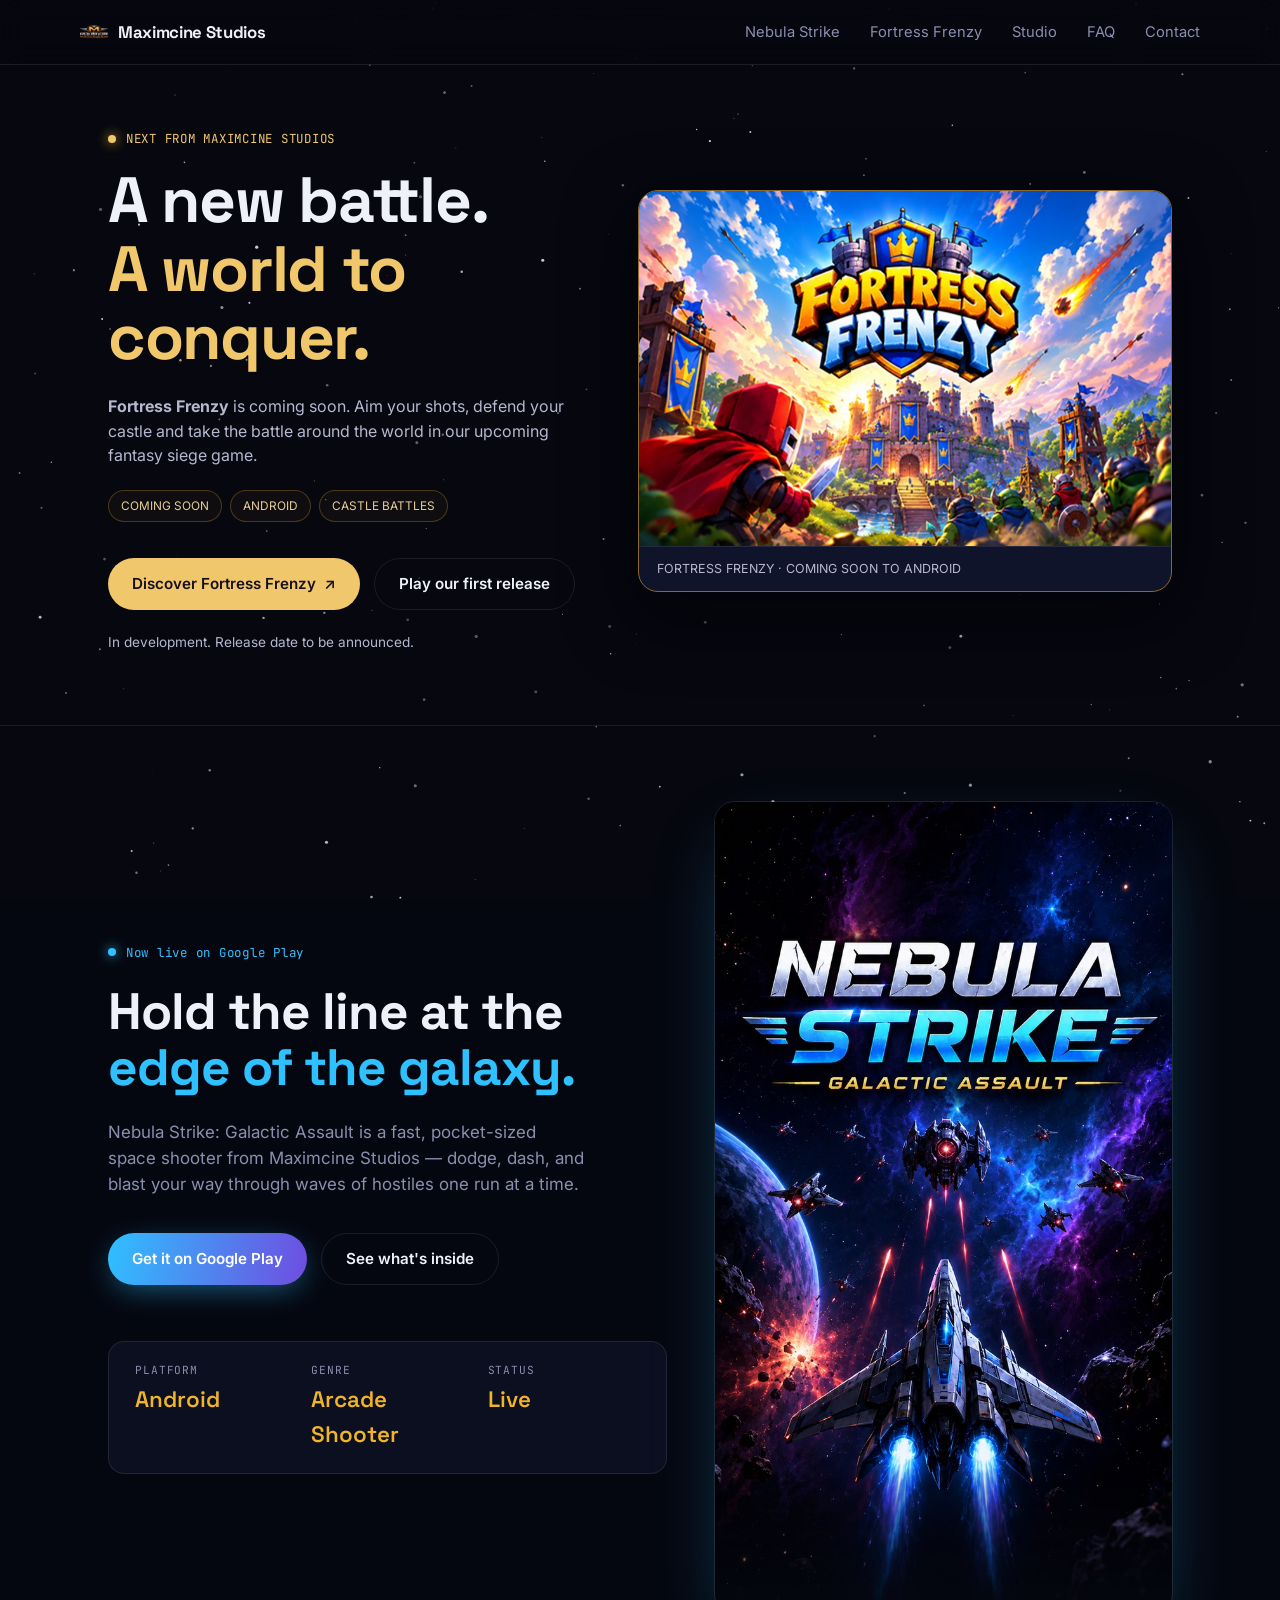
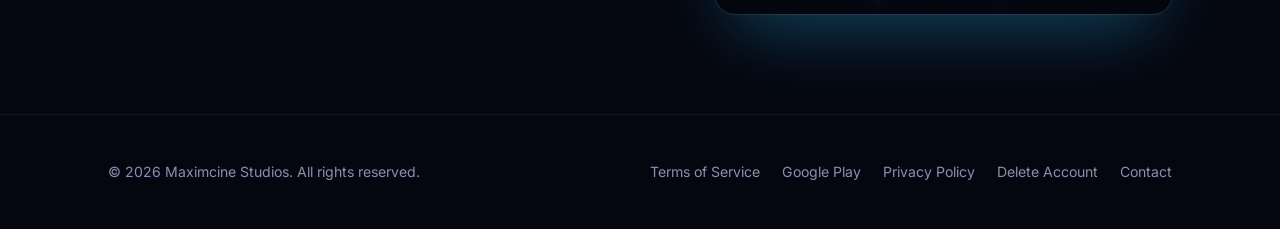
<file: index.html>
<!DOCTYPE html>
<html lang="en">
<head>
<meta charset="UTF-8">
<meta name="viewport" content="width=device-width, initial-scale=1.0">
<title>Maximcine Studios — Fortress Frenzy Coming Soon &amp; Nebula Strike</title>
<meta name="description" content="Discover Fortress Frenzy, our upcoming castle battle game, and play Nebula Strike: Galactic Assault, out now on Google Play.">
<link rel="icon" type="image/png" href="company_logo.png">
<link rel="apple-touch-icon" href="company_logo.png">
<link rel="canonical" href="https://maximcinestudios.site/">
<link rel="preconnect" href="https://fonts.googleapis.com">
<link rel="preconnect" href="https://fonts.gstatic.com" crossorigin>
<link href="https://fonts.googleapis.com/css2?family=Space+Grotesk:wght@400;500;600;700&family=Inter:wght@400;500;600&family=JetBrains+Mono:wght@400;500&display=swap" rel="stylesheet">
<style>
  :root{
    --bg: #050710;
    --bg-soft: #090c1a;
    --panel: #0c0f20;
    --panel-2: #10142b;
    --line: rgba(255,255,255,0.09);
    --line-soft: rgba(255,255,255,0.05);
    --text: #eef1fa;
    --text-dim: #8b8fae;
    --accent: #2fc0ff;
    --accent-2: #6f4de0;
    --gold: #f0b429;
    --chrome: #dfe4f0;
    --radius: 16px;
  }
  *{ box-sizing: border-box; margin:0; padding:0; }
  html{ scroll-behavior: smooth; }
  body{
    background: var(--bg);
    color: var(--text);
    font-family: 'Inter', system-ui, sans-serif;
    line-height: 1.55;
    overflow-x: hidden;
  }
  a{ color: inherit; text-decoration: none; }
  img{ max-width: 100%; display:block; }

  .display{
    font-family: 'Space Grotesk', sans-serif;
    font-weight: 700;
    letter-spacing: -0.02em;
  }
  .mono{ font-family: 'JetBrains Mono', monospace; }

  #stars{
    position: fixed;
    inset: 0;
    z-index: 0;
    pointer-events: none;
  }

  body::before{
    content:'';
    position: fixed;
    top: -20%;
    right: -10%;
    width: 900px;
    height: 900px;
    background: radial-gradient(circle at center, rgba(111,77,224,0.24), rgba(47,192,255,0.10) 45%, transparent 70%);
    filter: blur(10px);
    z-index: 0;
    pointer-events: none;
  }

  .wrap{
    max-width: 1120px;
    margin: 0 auto;
    padding: 0 28px;
    position: relative;
    z-index: 1;
  }

  header{
    position: sticky;
    top: 0;
    z-index: 10;
    backdrop-filter: blur(14px);
    background: rgba(6,7,15,0.7);
    border-bottom: 1px solid var(--line);
  }
  .nav{
    display:flex;
    align-items:center;
    justify-content:space-between;
    padding: 18px 0;
  }
  .brand{
    display:flex;
    align-items:center;
    gap:10px;
    font-size: 1.05rem;
  }
  .brand-mark{
    width: 28px; height: 28px;
    border-radius: 8px;
    object-fit: cover;
  }
  nav ul{
    list-style:none;
    display:flex;
    gap: 30px;
    font-size: 0.92rem;
    color: var(--text-dim);
  }
  nav ul a{ transition: color 0.15s ease; }
  nav ul a:hover, nav ul a.active{ color: var(--accent); }

  /* Mobile Menu Toggle */
  .menu-toggle{
    display: none;
    background: none;
    border: none;
    cursor: pointer;
    padding: 8px;
    z-index: 100;
  }
  .menu-toggle span{
    display: block;
    width: 24px;
    height: 2px;
    background: var(--text);
    margin: 5px 0;
    transition: all 0.3s ease;
  }
  .menu-toggle.active span:nth-child(1){
    transform: rotate(45deg) translate(5px, 5px);
  }
  .menu-toggle.active span:nth-child(2){
    opacity: 0;
  }
  .menu-toggle.active span:nth-child(3){
    transform: rotate(-45deg) translate(5px, -5px);
  }

  /* Mobile Menu Overlay */
  .mobile-menu{
    display: none;
    position: fixed;
    top: 0;
    left: 0;
    right: 0;
    bottom: 0;
    background: rgba(5,7,16,0.98);
    backdrop-filter: blur(20px);
    z-index: 99;
    padding: 80px 28px 40px;
    opacity: 0;
    visibility: hidden;
    transition: opacity 0.3s ease, visibility 0.3s ease;
  }
  .mobile-menu.active{
    opacity: 1;
    visibility: visible;
  }
  .mobile-menu ul{
    list-style: none;
  }
  .mobile-menu li{
    margin-bottom: 8px;
  }
  .mobile-menu a{
    display: block;
    padding: 16px 0;
    font-family: 'Space Grotesk', sans-serif;
    font-size: 1.5rem;
    font-weight: 600;
    color: var(--text);
    border-bottom: 1px solid var(--line-soft);
    transition: color 0.2s ease, padding-left 0.2s ease;
  }
  .mobile-menu a:hover{
    color: var(--accent);
    padding-left: 12px;
  }

  .hero{
    padding: 100px 0 100px;
    position: relative;
    border-top: none;
  }
  .hero-grid{
    display:grid;
    grid-template-columns: 1.1fr 0.9fr;
    gap: 48px;
    align-items:center;
  }
  .eyebrow{
    font-family:'JetBrains Mono', monospace;
    font-size: 0.78rem;
    color: var(--accent);
    letter-spacing: 0.06em;
    display:flex;
    align-items:center;
    gap:10px;
    margin-bottom: 22px;
  }
  .eyebrow::before{
    content:'';
    width:8px; height:8px;
    border-radius:50%;
    background: var(--accent);
    box-shadow: 0 0 12px var(--accent);
    animation: pulse 2s ease-in-out infinite;
  }
  @keyframes pulse{
    0%,100%{ opacity:1; }
    50%{ opacity:0.35; }
  }
  h1{
    font-size: clamp(2.3rem, 4.6vw, 3.6rem);
    line-height: 1.05;
  }
  h1 .accent{
    background: linear-gradient(100deg, var(--chrome) 0%, var(--accent) 55%, var(--accent-2) 100%);
    -webkit-background-clip: text;
    background-clip: text;
    color: transparent;
  }
  .hero p{
    margin-top: 22px;
    max-width: 480px;
    color: var(--text-dim);
    font-size: 1.06rem;
  }
  .cta-row{
    display:flex;
    gap: 14px;
    margin-top: 36px;
    flex-wrap: wrap;
  }
  .btn{
    display:inline-flex;
    align-items:center;
    gap:8px;
    padding: 13px 24px;
    border-radius: 999px;
    font-weight: 600;
    font-size: 0.95rem;
    transition: transform 0.15s ease, box-shadow 0.15s ease, border-color 0.15s ease;
  }
  .btn-primary{
    background: linear-gradient(100deg, var(--accent), var(--accent-2));
    color: #fff;
    box-shadow: 0 8px 30px -6px rgba(47,192,255,0.5);
  }
  .btn-primary:hover{ transform: translateY(-2px); box-shadow: 0 12px 34px -6px rgba(47,192,255,0.65); }
  .btn-ghost{
    border: 1px solid var(--line);
    color: var(--text);
  }
  .btn-ghost:hover{ border-color: var(--accent); color: var(--accent); }

  .hud{
    margin-top: 56px;
    border: 1px solid var(--line);
    border-radius: var(--radius);
    background: var(--panel);
    padding: 20px 26px;
    display:grid;
    grid-template-columns: repeat(3, 1fr);
    gap: 24px;
    max-width: 560px;
  }
  .hud-item .mono{
    font-size: 0.7rem;
    color: var(--text-dim);
    letter-spacing: 0.08em;
    text-transform: uppercase;
  }
  .hud-item .val{
    font-family:'Space Grotesk', sans-serif;
    font-size: 1.4rem;
    font-weight: 600;
    color: var(--gold);
    margin-top: 4px;
  }

  .hero-art{
    position: relative;
    border-radius: 20px;
    overflow: hidden;
    box-shadow: 0 0 0 1px var(--line), 0 30px 70px -20px rgba(47,192,255,0.35);
  }
  .hero-art img{
    width: 100%;
    height: auto;
    display: block;
    -webkit-mask-image: linear-gradient(to bottom, black 82%, transparent 100%);
    mask-image: linear-gradient(to bottom, black 82%, transparent 100%);
  }

  footer{
    border-top: 1px solid var(--line-soft);
    padding: 46px 0;
  }
  .foot-row{
    display:flex;
    justify-content:space-between;
    align-items:center;
    flex-wrap: wrap;
    gap: 16px;
    color: var(--text-dim);
    font-size: 0.88rem;
  }
  .foot-links{ display:flex; gap: 22px; list-style:none; }
  .foot-links a{ transition: color 0.15s ease; }
  .foot-links a:hover{ color: var(--accent); }

  @media (max-width: 860px){
    .hero-grid{ grid-template-columns: 1fr; }
    .hero-art{ order: -1; max-width: 360px; margin: 0 auto; }
    .hud{ grid-template-columns: 1fr; }
    nav ul{ display:none; }
    .menu-toggle{ display: block; }
    .mobile-menu{ display: block; }
  }

  @media (prefers-reduced-motion: reduce){
    .eyebrow::before{ animation: none; }
    * { scroll-behavior: auto !important; }
  }
</style>

<script type="application/ld+json">{"@context": "https://schema.org", "@type": "Organization", "name": "Maximcine Studios", "url": "https://maximcinestudios.site/", "logo": "https://maximcinestudios.site/company_logo.png", "description": "Independent game studio behind Nebula Strike: Galactic Assault and the upcoming Fortress Frenzy."}</script>
<link rel="stylesheet" href="studio-updates.css">
</head>
<body>
<a class="skip-link" href="#main-content">Skip to content</a>

<canvas id="stars"></canvas>

<header>
  <div class="wrap nav">
    <a href="index.html" class="brand">
      <img src="company_logo.png" alt="Maximcine Studios" class="brand-mark">
      <span class="display">Maximcine Studios</span>
    </a>
    <nav>
      <ul>
        <li><a href="nebula-strike.html">Nebula Strike</a></li>
        <li><a href="fortress-frenzy.html">Fortress Frenzy</a></li>
        <li><a href="studio.html">Studio</a></li>
        <li><a href="faq.html">FAQ</a></li>
        <li><a href="contact.html">Contact</a></li>
      </ul>
    </nav>
    <button class="menu-toggle" aria-label="Toggle menu" aria-expanded="false">
      <span></span>
      <span></span>
      <span></span>
    </button>
  </div>
</header>

<!-- Mobile Menu -->
<div class="mobile-menu" id="mobileMenu">
  <ul>
    <li><a href="index.html">Home</a></li>
    <li><a href="nebula-strike.html">Nebula Strike</a></li>
        <li><a href="fortress-frenzy.html">Fortress Frenzy</a></li>
    <li><a href="studio.html">Studio</a></li>
    <li><a href="faq.html">FAQ</a></li>
    <li><a href="contact.html">Contact</a></li>
  </ul>
</div>

<main id="main-content">

<section class="launch" aria-labelledby="fortress-title">
  <div class="wrap launch-grid">
    <div>
      <div class="eyebrow">NEXT FROM MAXIMCINE STUDIOS</div>
      <h1 class="display" id="fortress-title">A new battle.<br><span class="gold">A world to conquer.</span></h1>
      <p><strong>Fortress Frenzy</strong> is coming soon. Aim your shots, defend your castle and take the battle around the world in our upcoming fantasy siege game.</p>
      <div class="launch-tags"><span>COMING SOON</span><span>ANDROID</span><span>CASTLE BATTLES</span></div>
      <div class="cta-row"><a class="btn btn-gold" href="fortress-frenzy.html">Discover Fortress Frenzy <span aria-hidden="true">↗</span></a><a class="btn btn-ghost" href="#nebula-strike">Play our first release</a></div>
      <p class="release-note">In development. Release date to be announced.</p>
    </div>
    <figure class="launch-art"><a href="fortress-frenzy.html" aria-label="Explore Fortress Frenzy, coming soon"><img src="fortress-frenzy-hero.jpg" width="900" height="600" alt="Fortress Frenzy title above colourful knights preparing to storm a fantasy castle" fetchpriority="high"></a><figcaption>FORTRESS FRENZY · COMING SOON TO ANDROID</figcaption></figure>
  </div>
</section>

  <section class="hero existing-game" id="nebula-strike">
    <div class="wrap hero-grid">
      <div>
        <div class="eyebrow">Now live on Google Play</div>
        <h2 class="display">Hold the line at the <span class="accent">edge of the galaxy.</span></h2>
        <p>Nebula Strike: Galactic Assault is a fast, pocket-sized space shooter from Maximcine Studios — dodge, dash, and blast your way through waves of hostiles one run at a time.</p>
        <div class="cta-row">
          <a class="btn btn-primary" href="https://play.google.com/store/apps/details?id=com.nebulastrike.game" target="_blank" rel="noopener noreferrer">Get it on Google Play</a>
          <a class="btn btn-ghost" href="nebula-strike.html">See what's inside</a>
        </div>

        <div class="hud">
          <div class="hud-item">
            <div class="mono">Platform</div>
            <div class="val">Android</div>
          </div>
          <div class="hud-item">
            <div class="mono">Genre</div>
            <div class="val">Arcade Shooter</div>
          </div>
          <div class="hud-item">
            <div class="mono">Status</div>
            <div class="val">Live</div>
          </div>
        </div>
      </div>

      <div class="hero-art">
        <img src="splash-hero.jpg" alt="Nebula Strike: Galactic Assault — starship flying through a nebula toward an enemy fleet" loading="eager">
      </div>
    </div>
  </section>
</main>

<footer>
  <div class="wrap foot-row">
    <span>© <span id="year"></span> Maximcine Studios. All rights reserved.</span>
    <ul class="foot-links">
      <li><a href="terms-of-service.html">Terms of Service</a></li>
      <li><a href="https://play.google.com/store/apps/details?id=com.nebulastrike.game" target="_blank">Google Play</a></li>
      <li><a href="https://maximcinedev.github.io/Maximcine-Studios-Privacy-Policy/" target="_blank" rel="noopener noreferrer">Privacy Policy</a></li>
      <li><a href="game-delete-account.html">Delete Account</a></li>
      <li><a href="contact.html">Contact</a></li>
    </ul>
  </div>
</footer>

<script>
  document.getElementById('year').textContent = new Date().getFullYear();

  // Mobile Menu Toggle
  const menuToggle = document.querySelector('.menu-toggle');
  const mobileMenu = document.getElementById('mobileMenu');

  menuToggle.addEventListener('click', () => {
    menuToggle.classList.toggle('active');
    mobileMenu.classList.toggle('active');
    const isExpanded = menuToggle.getAttribute('aria-expanded') === 'true';
    menuToggle.setAttribute('aria-expanded', !isExpanded);
    document.body.style.overflow = mobileMenu.classList.contains('active') ? 'hidden' : '';
  });

  // Close menu when clicking a link
  mobileMenu.querySelectorAll('a').forEach(link => {
    link.addEventListener('click', () => {
      menuToggle.classList.remove('active');
      mobileMenu.classList.remove('active');
      menuToggle.setAttribute('aria-expanded', 'false');
      document.body.style.overflow = '';
    });
  });

  // Starfield animation
  const canvas = document.getElementById('stars');
  const ctx = canvas.getContext('2d');
  const reduceMotion = window.matchMedia('(prefers-reduced-motion: reduce)').matches;

  let w, h, stars = [];
  function resize(){
    w = canvas.width = window.innerWidth;
    h = canvas.height = window.innerHeight;
    stars = Array.from({length: Math.floor((w*h)/6000)}, () => ({
      x: Math.random()*w,
      y: Math.random()*h,
      r: Math.random()*1.4 + 0.3,
      speed: Math.random()*0.18 + 0.03,
      alpha: Math.random()*0.6 + 0.25
    }));
  }
  window.addEventListener('resize', resize);
  resize();

  function draw(){
    ctx.clearRect(0,0,w,h);
    ctx.fillStyle = '#06070f';
    ctx.fillRect(0,0,w,h);
    for(const s of stars){
      ctx.beginPath();
      ctx.arc(s.x, s.y, s.r, 0, Math.PI*2);
      ctx.fillStyle = `rgba(241,242,251,${s.alpha})`;
      ctx.fill();
      if(!reduceMotion){
        s.y += s.speed;
        if(s.y > h) s.y = 0;
      }
    }
    requestAnimationFrame(draw);
  }
  draw();
</script>

</body>
</html>
</file>
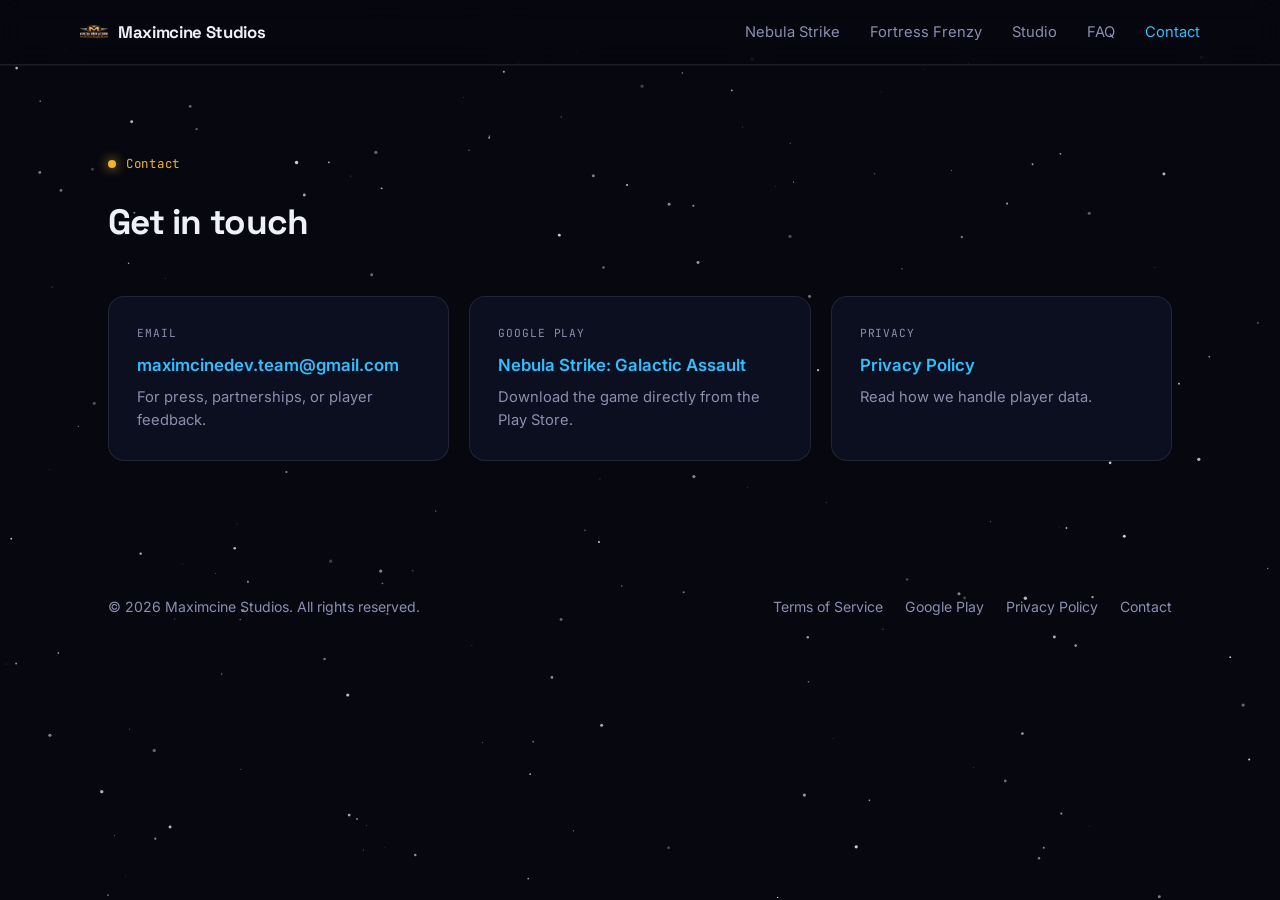
<file: contact.html>
<!DOCTYPE html>
<html lang="en">
<head>
<meta charset="UTF-8">
<meta name="viewport" content="width=device-width, initial-scale=1.0">
<title>Contact Maximcine Studios</title>
<meta name="description" content="Get in touch with Maximcine Studios. Email, Google Play, and privacy policy links.">
<link rel="icon" type="image/png" href="company_logo.png">
<link rel="apple-touch-icon" href="company_logo.png">
<link rel="canonical" href="https://maximcinestudios.site/contact.html">
<link rel="preconnect" href="https://fonts.googleapis.com">
<link rel="preconnect" href="https://fonts.gstatic.com" crossorigin>
<link href="https://fonts.googleapis.com/css2?family=Space+Grotesk:wght@400;500;600;700&family=Inter:wght@400;500;600&family=JetBrains+Mono:wght@400;500&display=swap" rel="stylesheet">
<style>
  :root{
    --bg: #050710;
    --bg-soft: #090c1a;
    --panel: #0c0f20;
    --panel-2: #10142b;
    --line: rgba(255,255,255,0.09);
    --line-soft: rgba(255,255,255,0.05);
    --text: #eef1fa;
    --text-dim: #8b8fae;
    --accent: #2fc0ff;
    --accent-2: #6f4de0;
    --gold: #f0b429;
    --chrome: #dfe4f0;
    --radius: 16px;
  }
  *{ box-sizing: border-box; margin:0; padding:0; }
  html{ scroll-behavior: smooth; }
  body{
    background: var(--bg);
    color: var(--text);
    font-family: 'Inter', system-ui, sans-serif;
    line-height: 1.55;
    overflow-x: hidden;
  }
  a{ color: inherit; text-decoration: none; }
  img{ max-width: 100%; display:block; }

  .display{
    font-family: 'Space Grotesk', sans-serif;
    font-weight: 700;
    letter-spacing: -0.02em;
  }
  .mono{ font-family: 'JetBrains Mono', monospace; }

  #stars{
    position: fixed;
    inset: 0;
    z-index: 0;
    pointer-events: none;
  }

  body::before{
    content:'';
    position: fixed;
    top: -20%;
    right: -10%;
    width: 900px;
    height: 900px;
    background: radial-gradient(circle at center, rgba(111,77,224,0.24), rgba(47,192,255,0.10) 45%, transparent 70%);
    filter: blur(10px);
    z-index: 0;
    pointer-events: none;
  }

  .wrap{
    max-width: 1120px;
    margin: 0 auto;
    padding: 0 28px;
    position: relative;
    z-index: 1;
  }

  header{
    position: sticky;
    top: 0;
    z-index: 10;
    backdrop-filter: blur(14px);
    background: rgba(6,7,15,0.7);
    border-bottom: 1px solid var(--line);
  }
  .nav{
    display:flex;
    align-items:center;
    justify-content:space-between;
    padding: 18px 0;
  }
  .brand{
    display:flex;
    align-items:center;
    gap:10px;
    font-size: 1.05rem;
  }
  .brand-mark{
    width: 28px; height: 28px;
    border-radius: 8px;
    object-fit: cover;
  }
  nav ul{
    list-style:none;
    display:flex;
    gap: 30px;
    font-size: 0.92rem;
    color: var(--text-dim);
  }
  nav ul a{ transition: color 0.15s ease; }
  nav ul a:hover, nav ul a.active{ color: var(--accent); }

  section{ padding: 88px 0; border-top: 1px solid var(--line-soft); position: relative; }

  .section-head{ max-width: 560px; margin-bottom: 46px; }
  .section-head .eyebrow{
    font-family:'JetBrains Mono', monospace;
    font-size: 0.78rem;
    color: var(--gold);
    letter-spacing: 0.06em;
    display:flex;
    align-items:center;
    gap:10px;
    margin-bottom: 22px;
  }
  .section-head .eyebrow::before{
    content:'';
    width:8px; height:8px;
    border-radius:50%;
    background: var(--gold);
    box-shadow: 0 0 12px var(--gold);
  }
  .section-head :is(h1,h2){ font-size: clamp(1.6rem, 3vw, 2.2rem); }

  .contact-grid{
    display:grid;
    grid-template-columns: repeat(3, 1fr);
    gap: 20px;
  }
  .contact-card{
    border: 1px solid var(--line);
    border-radius: var(--radius);
    padding: 28px;
    background: var(--panel);
    transition: border-color 0.2s ease;
  }
  .contact-card:hover{ border-color: rgba(47,192,255,0.4); }
  .contact-card .label{
    font-family:'JetBrains Mono', monospace;
    font-size: 0.7rem;
    color: var(--text-dim);
    letter-spacing: 0.08em;
    text-transform: uppercase;
    margin-bottom: 10px;
  }
  .contact-card a{
    color: var(--accent);
    font-weight: 600;
    font-size: 1.05rem;
    word-break: break-all;
  }
  .contact-card a:hover{ text-decoration: underline; }
  .contact-card p{
    color: var(--text-dim);
    font-size: 0.92rem;
    margin-top: 8px;
  }

  footer{
    border-top: 1px solid var(--line-soft);
    padding: 46px 0;
  }
  .foot-row{
    display:flex;
    justify-content:space-between;
    align-items:center;
    flex-wrap: wrap;
    gap: 16px;
    color: var(--text-dim);
    font-size: 0.88rem;
  }
  .foot-links{ display:flex; gap: 22px; list-style:none; }
  .foot-links a{ transition: color 0.15s ease; }
  .foot-links a:hover{ color: var(--accent); }

  @media (max-width: 860px){
    .contact-grid{ grid-template-columns: 1fr; }
    nav ul{ display:none; }
  }
</style>
<link rel="stylesheet" href="studio-updates.css">
</head>
<body>
<a class="skip-link" href="#main-content">Skip to content</a>

<canvas id="stars"></canvas>

<header>
  <div class="wrap nav">
    <a href="index.html" class="brand">
      <img src="company_logo.png" alt="Maximcine Studios" class="brand-mark">
      <span class="display">Maximcine Studios</span>
    </a>
    <nav>
      <ul>
        <li><a href="nebula-strike.html">Nebula Strike</a></li>
        <li><a href="fortress-frenzy.html">Fortress Frenzy</a></li>
        <li><a href="studio.html">Studio</a></li>
        <li><a href="faq.html">FAQ</a></li>
        <li><a href="contact.html" class="active">Contact</a></li>
      </ul>
    </nav>
<details class="compact-nav"><summary>Menu</summary><div><a href="index.html">Home</a><a href="nebula-strike.html">Nebula Strike</a><a href="fortress-frenzy.html">Fortress Frenzy</a><a href="studio.html">Studio</a><a href="faq.html">FAQ</a><a href="contact.html">Contact</a></div></details>
  </div>
</header>

<main id="main-content">
  <section>
    <div class="wrap">
      <div class="section-head">
        <div class="eyebrow">Contact</div>
        <h1 class="display">Get in touch</h1>
      </div>
      <div class="contact-grid">
        <div class="contact-card">
          <div class="label">Email</div>
          <a href="mailto:maximcinedev.team@gmail.com">maximcinedev.team@gmail.com</a>
          <p>For press, partnerships, or player feedback.</p>
        </div>
        <div class="contact-card">
          <div class="label">Google Play</div>
          <a href="https://play.google.com/store/apps/details?id=com.nebulastrike.game" target="_blank" rel="noopener noreferrer">Nebula Strike: Galactic Assault</a>
          <p>Download the game directly from the Play Store.</p>
        </div>
        <div class="contact-card">
          <div class="label">Privacy</div>
          <a href="https://maximcinedev.github.io/Maximcine-Studios-Privacy-Policy/" target="_blank" rel="noopener noreferrer">Privacy Policy</a>
          <p>Read how we handle player data.</p>
        </div>
      </div>
    </div>
  </section>
</main>

<footer>
  <div class="wrap foot-row">
    <span>© <span id="year"></span> Maximcine Studios. All rights reserved.</span>
    <ul class="foot-links">
      <li><a href="terms-of-service.html">Terms of Service</a></li>
      <li><a href="https://play.google.com/store/apps/details?id=com.nebulastrike.game" target="_blank">Google Play</a></li>
      <li><a href="https://maximcinedev.github.io/Maximcine-Studios-Privacy-Policy/" target="_blank" rel="noopener noreferrer">Privacy Policy</a></li>
      <li><a href="contact.html">Contact</a></li>
    </ul>
  </div>
</footer>

<script>
  document.getElementById('year').textContent = new Date().getFullYear();

  const canvas = document.getElementById('stars');
  const ctx = canvas.getContext('2d');
  const reduceMotion = window.matchMedia('(prefers-reduced-motion: reduce)').matches;

  let w, h, stars = [];
  function resize(){
    w = canvas.width = window.innerWidth;
    h = canvas.height = window.innerHeight;
    stars = Array.from({length: Math.floor((w*h)/6000)}, () => ({
      x: Math.random()*w,
      y: Math.random()*h,
      r: Math.random()*1.4 + 0.3,
      speed: Math.random()*0.18 + 0.03,
      alpha: Math.random()*0.6 + 0.25
    }));
  }
  window.addEventListener('resize', resize);
  resize();

  function draw(){
    ctx.clearRect(0,0,w,h);
    ctx.fillStyle = '#06070f';
    ctx.fillRect(0,0,w,h);
    for(const s of stars){
      ctx.beginPath();
      ctx.arc(s.x, s.y, s.r, 0, Math.PI*2);
      ctx.fillStyle = `rgba(241,242,251,${s.alpha})`;
      ctx.fill();
      if(!reduceMotion){
        s.y += s.speed;
        if(s.y > h) s.y = 0;
      }
    }
    requestAnimationFrame(draw);
  }
  draw();
</script>

</body>
</html>
</file>
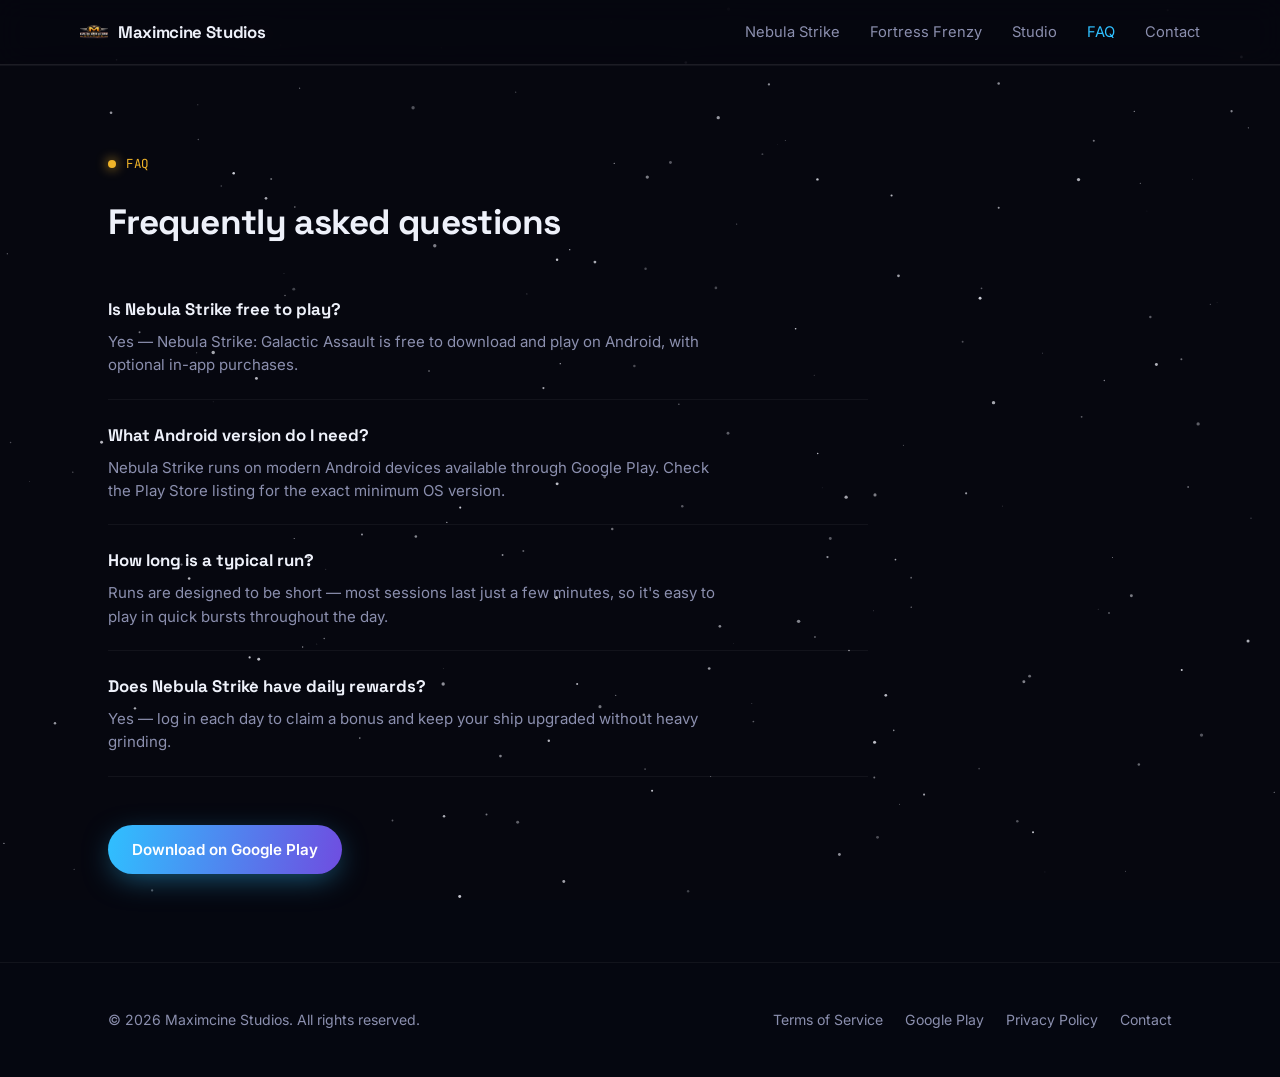
<file: faq.html>
<!DOCTYPE html>
<html lang="en">
<head>
<meta charset="UTF-8">
<meta name="viewport" content="width=device-width, initial-scale=1.0">
<title>FAQ — Nebula Strike: Galactic Assault | Maximcine Studios</title>
<meta name="description" content="Frequently asked questions about Nebula Strike: Galactic Assault. Free to play, offline, daily rewards, and Android requirements.">
<link rel="icon" type="image/png" href="company_logo.png">
<link rel="apple-touch-icon" href="company_logo.png">
<link rel="canonical" href="https://maximcinestudios.site/faq.html">
<link rel="preconnect" href="https://fonts.googleapis.com">
<link rel="preconnect" href="https://fonts.gstatic.com" crossorigin>
<link href="https://fonts.googleapis.com/css2?family=Space+Grotesk:wght@400;500;600;700&family=Inter:wght@400;500;600&family=JetBrains+Mono:wght@400;500&display=swap" rel="stylesheet">
<style>
  :root{
    --bg: #050710;
    --bg-soft: #090c1a;
    --panel: #0c0f20;
    --panel-2: #10142b;
    --line: rgba(255,255,255,0.09);
    --line-soft: rgba(255,255,255,0.05);
    --text: #eef1fa;
    --text-dim: #8b8fae;
    --accent: #2fc0ff;
    --accent-2: #6f4de0;
    --gold: #f0b429;
    --chrome: #dfe4f0;
    --radius: 16px;
  }
  *{ box-sizing: border-box; margin:0; padding:0; }
  html{ scroll-behavior: smooth; }
  body{
    background: var(--bg);
    color: var(--text);
    font-family: 'Inter', system-ui, sans-serif;
    line-height: 1.55;
    overflow-x: hidden;
  }
  a{ color: inherit; text-decoration: none; }
  img{ max-width: 100%; display:block; }

  .display{
    font-family: 'Space Grotesk', sans-serif;
    font-weight: 700;
    letter-spacing: -0.02em;
  }
  .mono{ font-family: 'JetBrains Mono', monospace; }

  #stars{
    position: fixed;
    inset: 0;
    z-index: 0;
    pointer-events: none;
  }

  body::before{
    content:'';
    position: fixed;
    top: -20%;
    right: -10%;
    width: 900px;
    height: 900px;
    background: radial-gradient(circle at center, rgba(111,77,224,0.24), rgba(47,192,255,0.10) 45%, transparent 70%);
    filter: blur(10px);
    z-index: 0;
    pointer-events: none;
  }

  .wrap{
    max-width: 1120px;
    margin: 0 auto;
    padding: 0 28px;
    position: relative;
    z-index: 1;
  }

  header{
    position: sticky;
    top: 0;
    z-index: 10;
    backdrop-filter: blur(14px);
    background: rgba(6,7,15,0.7);
    border-bottom: 1px solid var(--line);
  }
  .nav{
    display:flex;
    align-items:center;
    justify-content:space-between;
    padding: 18px 0;
  }
  .brand{
    display:flex;
    align-items:center;
    gap:10px;
    font-size: 1.05rem;
  }
  .brand-mark{
    width: 28px; height: 28px;
    border-radius: 8px;
    object-fit: cover;
  }
  nav ul{
    list-style:none;
    display:flex;
    gap: 30px;
    font-size: 0.92rem;
    color: var(--text-dim);
  }
  nav ul a{ transition: color 0.15s ease; }
  nav ul a:hover, nav ul a.active{ color: var(--accent); }

  section{ padding: 88px 0; border-top: 1px solid var(--line-soft); position: relative; }

  .section-head{ max-width: 560px; margin-bottom: 46px; }
  .section-head .eyebrow{
    font-family:'JetBrains Mono', monospace;
    font-size: 0.78rem;
    color: var(--gold);
    letter-spacing: 0.06em;
    display:flex;
    align-items:center;
    gap:10px;
    margin-bottom: 22px;
  }
  .section-head .eyebrow::before{
    content:'';
    width:8px; height:8px;
    border-radius:50%;
    background: var(--gold);
    box-shadow: 0 0 12px var(--gold);
  }
  .section-head :is(h1,h2){ font-size: clamp(1.6rem, 3vw, 2.2rem); }

  .faq{ max-width: 760px; }
  .faq-item{
    border-bottom: 1px solid var(--line-soft);
    padding: 22px 0;
  }
  .faq-item:first-child{ padding-top: 0; }
  .faq-item h3{
    font-family:'Space Grotesk', sans-serif;
    font-size: 1.05rem;
    margin-bottom: 8px;
  }
  .faq-item p{ color: var(--text-dim); font-size: 0.94rem; max-width: 620px; }

  .cta-row{
    display:flex;
    gap: 14px;
    margin-top: 36px;
    flex-wrap: wrap;
  }
  .btn{
    display:inline-flex;
    align-items:center;
    gap:8px;
    padding: 13px 24px;
    border-radius: 999px;
    font-weight: 600;
    font-size: 0.95rem;
    transition: transform 0.15s ease, box-shadow 0.15s ease, border-color 0.15s ease;
  }
  .btn-primary{
    background: linear-gradient(100deg, var(--accent), var(--accent-2));
    color: #fff;
    box-shadow: 0 8px 30px -6px rgba(47,192,255,0.5);
  }
  .btn-primary:hover{ transform: translateY(-2px); box-shadow: 0 12px 34px -6px rgba(47,192,255,0.65); }

  footer{
    border-top: 1px solid var(--line-soft);
    padding: 46px 0;
  }
  .foot-row{
    display:flex;
    justify-content:space-between;
    align-items:center;
    flex-wrap: wrap;
    gap: 16px;
    color: var(--text-dim);
    font-size: 0.88rem;
  }
  .foot-links{ display:flex; gap: 22px; list-style:none; }
  .foot-links a{ transition: color 0.15s ease; }
  .foot-links a:hover{ color: var(--accent); }

  @media (max-width: 860px){
    nav ul{ display:none; }
  }
</style>

<script type="application/ld+json">
{
  "@context": "https://schema.org",
  "@type": "FAQPage",
  "mainEntity": [
    {
      "@type": "Question",
      "name": "Is Nebula Strike free to play?",
      "acceptedAnswer": {
        "@type": "Answer",
        "text": "Yes, Nebula Strike: Galactic Assault is free to download and play on Android, with optional in-app purchases."
      }
    },
    {
      "@type": "Question",
      "name": "What Android version do I need?",
      "acceptedAnswer": {
        "@type": "Answer",
        "text": "Nebula Strike runs on modern Android devices available through Google Play. Check the Play Store listing for the exact minimum OS version."
      }
    },
    {
      "@type": "Question",
      "name": "How long is a typical run?",
      "acceptedAnswer": {
        "@type": "Answer",
        "text": "Runs are designed to be short, with most sessions lasting just a few minutes, so it's easy to play in quick bursts throughout the day."
      }
    },
    {
      "@type": "Question",
      "name": "Does Nebula Strike have daily rewards?",
      "acceptedAnswer": {
        "@type": "Answer",
        "text": "Yes, log in each day to claim a bonus and keep your ship upgraded without heavy grinding."
      }
    }
  ]
}
</script>
<link rel="stylesheet" href="studio-updates.css">
</head>
<body>
<a class="skip-link" href="#main-content">Skip to content</a>

<canvas id="stars"></canvas>

<header>
  <div class="wrap nav">
    <a href="index.html" class="brand">
      <img src="company_logo.png" alt="Maximcine Studios" class="brand-mark">
      <span class="display">Maximcine Studios</span>
    </a>
    <nav>
      <ul>
        <li><a href="nebula-strike.html">Nebula Strike</a></li>
        <li><a href="fortress-frenzy.html">Fortress Frenzy</a></li>
        <li><a href="studio.html">Studio</a></li>
        <li><a href="faq.html" class="active">FAQ</a></li>
        <li><a href="contact.html">Contact</a></li>
      </ul>
    </nav>
<details class="compact-nav"><summary>Menu</summary><div><a href="index.html">Home</a><a href="nebula-strike.html">Nebula Strike</a><a href="fortress-frenzy.html">Fortress Frenzy</a><a href="studio.html">Studio</a><a href="faq.html">FAQ</a><a href="contact.html">Contact</a></div></details>
  </div>
</header>

<main id="main-content">
  <section id="faq">
    <div class="wrap">
      <div class="section-head">
        <div class="eyebrow">FAQ</div>
        <h1 class="display">Frequently asked questions</h1>
      </div>
      <div class="faq">
        <div class="faq-item">
          <h3>Is Nebula Strike free to play?</h3>
          <p>Yes — Nebula Strike: Galactic Assault is free to download and play on Android, with optional in-app purchases.</p>
        </div>
        <div class="faq-item">
          <h3>What Android version do I need?</h3>
          <p>Nebula Strike runs on modern Android devices available through Google Play. Check the Play Store listing for the exact minimum OS version.</p>
        </div>
        <div class="faq-item">
          <h3>How long is a typical run?</h3>
          <p>Runs are designed to be short — most sessions last just a few minutes, so it's easy to play in quick bursts throughout the day.</p>
        </div>
        <div class="faq-item">
          <h3>Does Nebula Strike have daily rewards?</h3>
          <p>Yes — log in each day to claim a bonus and keep your ship upgraded without heavy grinding.</p>
        </div>
      </div>
      <div class="cta-row" style="margin-top: 48px;">
        <a class="btn btn-primary" href="https://play.google.com/store/apps/details?id=com.nebulastrike.game" target="_blank" rel="noopener noreferrer">Download on Google Play</a>
      </div>
    </div>
  </section>
</main>

<footer>
  <div class="wrap foot-row">
    <span>© <span id="year"></span> Maximcine Studios. All rights reserved.</span>
    <ul class="foot-links">
      <li><a href="terms-of-service.html">Terms of Service</a></li>
      <li><a href="https://play.google.com/store/apps/details?id=com.nebulastrike.game" target="_blank">Google Play</a></li>
      <li><a href="https://maximcinedev.github.io/Maximcine-Studios-Privacy-Policy/" target="_blank" rel="noopener noreferrer">Privacy Policy</a></li>
      <li><a href="contact.html">Contact</a></li>
    </ul>
  </div>
</footer>

<script>
  document.getElementById('year').textContent = new Date().getFullYear();

  const canvas = document.getElementById('stars');
  const ctx = canvas.getContext('2d');
  const reduceMotion = window.matchMedia('(prefers-reduced-motion: reduce)').matches;

  let w, h, stars = [];
  function resize(){
    w = canvas.width = window.innerWidth;
    h = canvas.height = window.innerHeight;
    stars = Array.from({length: Math.floor((w*h)/6000)}, () => ({
      x: Math.random()*w,
      y: Math.random()*h,
      r: Math.random()*1.4 + 0.3,
      speed: Math.random()*0.18 + 0.03,
      alpha: Math.random()*0.6 + 0.25
    }));
  }
  window.addEventListener('resize', resize);
  resize();

  function draw(){
    ctx.clearRect(0,0,w,h);
    ctx.fillStyle = '#06070f';
    ctx.fillRect(0,0,w,h);
    for(const s of stars){
      ctx.beginPath();
      ctx.arc(s.x, s.y, s.r, 0, Math.PI*2);
      ctx.fillStyle = `rgba(241,242,251,${s.alpha})`;
      ctx.fill();
      if(!reduceMotion){
        s.y += s.speed;
        if(s.y > h) s.y = 0;
      }
    }
    requestAnimationFrame(draw);
  }
  draw();
</script>

</body>
</html>
</file>
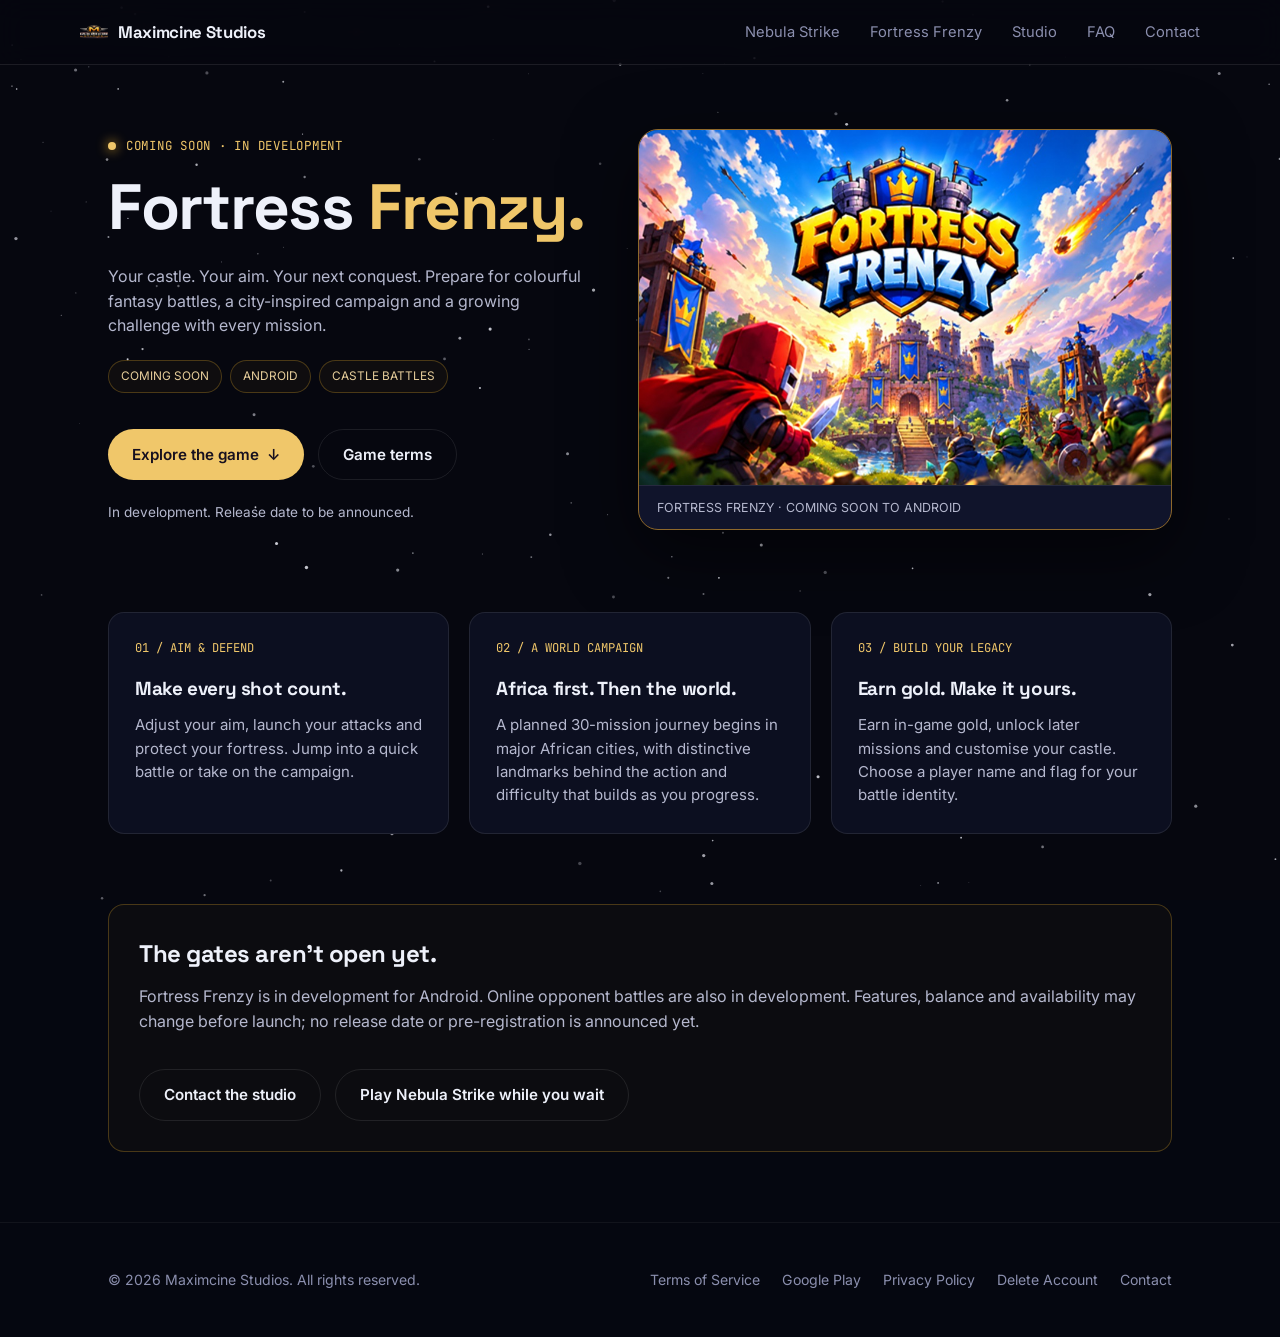
<file: fortress-frenzy.html>
<!DOCTYPE html>
<html lang="en">
<head>
<meta charset="UTF-8">
<meta name="viewport" content="width=device-width, initial-scale=1.0">
<title>Fortress Frenzy — Coming Soon | Maximcine Studios</title>
<meta name="description" content="Fortress Frenzy is coming soon to Android. Discover fantasy castle battles and a planned 30-mission city-inspired campaign beginning in Africa.">
<link rel="icon" type="image/png" href="company_logo.png">
<link rel="apple-touch-icon" href="company_logo.png">
<link rel="canonical" href="https://maximcinestudios.site/fortress-frenzy.html">
<link rel="preconnect" href="https://fonts.googleapis.com">
<link rel="preconnect" href="https://fonts.gstatic.com" crossorigin>
<link href="https://fonts.googleapis.com/css2?family=Space+Grotesk:wght@400;500;600;700&family=Inter:wght@400;500;600&family=JetBrains+Mono:wght@400;500&display=swap" rel="stylesheet">
<style>
  :root{
    --bg: #050710;
    --bg-soft: #090c1a;
    --panel: #0c0f20;
    --panel-2: #10142b;
    --line: rgba(255,255,255,0.09);
    --line-soft: rgba(255,255,255,0.05);
    --text: #eef1fa;
    --text-dim: #8b8fae;
    --accent: #2fc0ff;
    --accent-2: #6f4de0;
    --gold: #f0b429;
    --chrome: #dfe4f0;
    --radius: 16px;
  }
  *{ box-sizing: border-box; margin:0; padding:0; }
  html{ scroll-behavior: smooth; }
  body{
    background: var(--bg);
    color: var(--text);
    font-family: 'Inter', system-ui, sans-serif;
    line-height: 1.55;
    overflow-x: hidden;
  }
  a{ color: inherit; text-decoration: none; }
  img{ max-width: 100%; display:block; }

  .display{
    font-family: 'Space Grotesk', sans-serif;
    font-weight: 700;
    letter-spacing: -0.02em;
  }
  .mono{ font-family: 'JetBrains Mono', monospace; }

  #stars{
    position: fixed;
    inset: 0;
    z-index: 0;
    pointer-events: none;
  }

  body::before{
    content:'';
    position: fixed;
    top: -20%;
    right: -10%;
    width: 900px;
    height: 900px;
    background: radial-gradient(circle at center, rgba(111,77,224,0.24), rgba(47,192,255,0.10) 45%, transparent 70%);
    filter: blur(10px);
    z-index: 0;
    pointer-events: none;
  }

  .wrap{
    max-width: 1120px;
    margin: 0 auto;
    padding: 0 28px;
    position: relative;
    z-index: 1;
  }

  header{
    position: sticky;
    top: 0;
    z-index: 10;
    backdrop-filter: blur(14px);
    background: rgba(6,7,15,0.7);
    border-bottom: 1px solid var(--line);
  }
  .nav{
    display:flex;
    align-items:center;
    justify-content:space-between;
    padding: 18px 0;
  }
  .brand{
    display:flex;
    align-items:center;
    gap:10px;
    font-size: 1.05rem;
  }
  .brand-mark{
    width: 28px; height: 28px;
    border-radius: 8px;
    object-fit: cover;
  }
  nav ul{
    list-style:none;
    display:flex;
    gap: 30px;
    font-size: 0.92rem;
    color: var(--text-dim);
  }
  nav ul a{ transition: color 0.15s ease; }
  nav ul a:hover, nav ul a.active{ color: var(--accent); }

  /* Mobile Menu Toggle */
  .menu-toggle{
    display: none;
    background: none;
    border: none;
    cursor: pointer;
    padding: 8px;
    z-index: 100;
  }
  .menu-toggle span{
    display: block;
    width: 24px;
    height: 2px;
    background: var(--text);
    margin: 5px 0;
    transition: all 0.3s ease;
  }
  .menu-toggle.active span:nth-child(1){
    transform: rotate(45deg) translate(5px, 5px);
  }
  .menu-toggle.active span:nth-child(2){
    opacity: 0;
  }
  .menu-toggle.active span:nth-child(3){
    transform: rotate(-45deg) translate(5px, -5px);
  }

  /* Mobile Menu Overlay */
  .mobile-menu{
    display: none;
    position: fixed;
    top: 0;
    left: 0;
    right: 0;
    bottom: 0;
    background: rgba(5,7,16,0.98);
    backdrop-filter: blur(20px);
    z-index: 99;
    padding: 80px 28px 40px;
    opacity: 0;
    visibility: hidden;
    transition: opacity 0.3s ease, visibility 0.3s ease;
  }
  .mobile-menu.active{
    opacity: 1;
    visibility: visible;
  }
  .mobile-menu ul{
    list-style: none;
  }
  .mobile-menu li{
    margin-bottom: 8px;
  }
  .mobile-menu a{
    display: block;
    padding: 16px 0;
    font-family: 'Space Grotesk', sans-serif;
    font-size: 1.5rem;
    font-weight: 600;
    color: var(--text);
    border-bottom: 1px solid var(--line-soft);
    transition: color 0.2s ease, padding-left 0.2s ease;
  }
  .mobile-menu a:hover{
    color: var(--accent);
    padding-left: 12px;
  }

  .hero{
    padding: 100px 0 100px;
    position: relative;
    border-top: none;
  }
  .hero-grid{
    display:grid;
    grid-template-columns: 1.1fr 0.9fr;
    gap: 48px;
    align-items:center;
  }
  .eyebrow{
    font-family:'JetBrains Mono', monospace;
    font-size: 0.78rem;
    color: var(--accent);
    letter-spacing: 0.06em;
    display:flex;
    align-items:center;
    gap:10px;
    margin-bottom: 22px;
  }
  .eyebrow::before{
    content:'';
    width:8px; height:8px;
    border-radius:50%;
    background: var(--accent);
    box-shadow: 0 0 12px var(--accent);
    animation: pulse 2s ease-in-out infinite;
  }
  @keyframes pulse{
    0%,100%{ opacity:1; }
    50%{ opacity:0.35; }
  }
  h1{
    font-size: clamp(2.3rem, 4.6vw, 3.6rem);
    line-height: 1.05;
  }
  h1 .accent{
    background: linear-gradient(100deg, var(--chrome) 0%, var(--accent) 55%, var(--accent-2) 100%);
    -webkit-background-clip: text;
    background-clip: text;
    color: transparent;
  }
  .hero p{
    margin-top: 22px;
    max-width: 480px;
    color: var(--text-dim);
    font-size: 1.06rem;
  }
  .cta-row{
    display:flex;
    gap: 14px;
    margin-top: 36px;
    flex-wrap: wrap;
  }
  .btn{
    display:inline-flex;
    align-items:center;
    gap:8px;
    padding: 13px 24px;
    border-radius: 999px;
    font-weight: 600;
    font-size: 0.95rem;
    transition: transform 0.15s ease, box-shadow 0.15s ease, border-color 0.15s ease;
  }
  .btn-primary{
    background: linear-gradient(100deg, var(--accent), var(--accent-2));
    color: #fff;
    box-shadow: 0 8px 30px -6px rgba(47,192,255,0.5);
  }
  .btn-primary:hover{ transform: translateY(-2px); box-shadow: 0 12px 34px -6px rgba(47,192,255,0.65); }
  .btn-ghost{
    border: 1px solid var(--line);
    color: var(--text);
  }
  .btn-ghost:hover{ border-color: var(--accent); color: var(--accent); }

  .hud{
    margin-top: 56px;
    border: 1px solid var(--line);
    border-radius: var(--radius);
    background: var(--panel);
    padding: 20px 26px;
    display:grid;
    grid-template-columns: repeat(3, 1fr);
    gap: 24px;
    max-width: 560px;
  }
  .hud-item .mono{
    font-size: 0.7rem;
    color: var(--text-dim);
    letter-spacing: 0.08em;
    text-transform: uppercase;
  }
  .hud-item .val{
    font-family:'Space Grotesk', sans-serif;
    font-size: 1.4rem;
    font-weight: 600;
    color: var(--gold);
    margin-top: 4px;
  }

  .hero-art{
    position: relative;
    border-radius: 20px;
    overflow: hidden;
    box-shadow: 0 0 0 1px var(--line), 0 30px 70px -20px rgba(47,192,255,0.35);
  }
  .hero-art img{
    width: 100%;
    height: auto;
    display: block;
    -webkit-mask-image: linear-gradient(to bottom, black 82%, transparent 100%);
    mask-image: linear-gradient(to bottom, black 82%, transparent 100%);
  }

  footer{
    border-top: 1px solid var(--line-soft);
    padding: 46px 0;
  }
  .foot-row{
    display:flex;
    justify-content:space-between;
    align-items:center;
    flex-wrap: wrap;
    gap: 16px;
    color: var(--text-dim);
    font-size: 0.88rem;
  }
  .foot-links{ display:flex; gap: 22px; list-style:none; }
  .foot-links a{ transition: color 0.15s ease; }
  .foot-links a:hover{ color: var(--accent); }

  @media (max-width: 860px){
    .hero-grid{ grid-template-columns: 1fr; }
    .hero-art{ order: -1; max-width: 360px; margin: 0 auto; }
    .hud{ grid-template-columns: 1fr; }
    nav ul{ display:none; }
    .menu-toggle{ display: block; }
    .mobile-menu{ display: block; }
  }

  @media (prefers-reduced-motion: reduce){
    .eyebrow::before{ animation: none; }
    * { scroll-behavior: auto !important; }
  }
</style>


<link rel="stylesheet" href="studio-updates.css">
</head>
<body>
<a class="skip-link" href="#main-content">Skip to content</a>

<canvas id="stars"></canvas>

<header>
  <div class="wrap nav">
    <a href="index.html" class="brand">
      <img src="company_logo.png" alt="Maximcine Studios" class="brand-mark">
      <span class="display">Maximcine Studios</span>
    </a>
    <nav>
      <ul>
        <li><a href="nebula-strike.html">Nebula Strike</a></li>
        <li><a href="fortress-frenzy.html">Fortress Frenzy</a></li>
        <li><a href="studio.html">Studio</a></li>
        <li><a href="faq.html">FAQ</a></li>
        <li><a href="contact.html">Contact</a></li>
      </ul>
    </nav>
    <button class="menu-toggle" aria-label="Toggle menu" aria-expanded="false">
      <span></span>
      <span></span>
      <span></span>
    </button>
  </div>
</header>

<!-- Mobile Menu -->
<div class="mobile-menu" id="mobileMenu">
  <ul>
    <li><a href="index.html">Home</a></li>
    <li><a href="nebula-strike.html">Nebula Strike</a></li>
        <li><a href="fortress-frenzy.html">Fortress Frenzy</a></li>
    <li><a href="studio.html">Studio</a></li>
    <li><a href="faq.html">FAQ</a></li>
    <li><a href="contact.html">Contact</a></li>
  </ul>
</div>

<main id="main-content">
<section class="launch" aria-labelledby="fortress-title">
  <div class="wrap launch-grid">
    <div>
      <div class="eyebrow">COMING SOON · IN DEVELOPMENT</div>
      <h1 class="display" id="fortress-title">Fortress <span class="gold">Frenzy.</span></h1>
      <p>Your castle. Your aim. Your next conquest. Prepare for colourful fantasy battles, a city-inspired campaign and a growing challenge with every mission.</p>
      <div class="launch-tags"><span>COMING SOON</span><span>ANDROID</span><span>CASTLE BATTLES</span></div>
      <div class="cta-row"><a class="btn btn-gold" href="#the-game">Explore the game <span aria-hidden="true">↓</span></a><a class="btn btn-ghost" href="terms-of-service.html#fortress-frenzy">Game terms</a></div>
      <p class="release-note">In development. Release date to be announced.</p>
    </div>
    <figure class="launch-art"><a href="fortress-frenzy.html" aria-label="Explore Fortress Frenzy, coming soon"><img src="fortress-frenzy-hero.jpg" width="900" height="600" alt="Fortress Frenzy title above colourful knights preparing to storm a fantasy castle" fetchpriority="high"></a><figcaption>FORTRESS FRENZY · COMING SOON TO ANDROID</figcaption></figure>
  </div>
</section>
<section class="feature-section" id="the-game" aria-label="Planned game features"><div class="wrap feature-cards">
<article class="feature-card"><div class="mono">01 / AIM &amp; DEFEND</div><h2 class="display">Make every shot count.</h2><p>Adjust your aim, launch your attacks and protect your fortress. Jump into a quick battle or take on the campaign.</p></article>
<article class="feature-card"><div class="mono">02 / A WORLD CAMPAIGN</div><h2 class="display">Africa first. Then the world.</h2><p>A planned 30-mission journey begins in major African cities, with distinctive landmarks behind the action and difficulty that builds as you progress.</p></article>
<article class="feature-card"><div class="mono">03 / BUILD YOUR LEGACY</div><h2 class="display">Earn gold. Make it yours.</h2><p>Earn in-game gold, unlock later missions and customise your castle. Choose a player name and flag for your battle identity.</p></article>
</div></section>
<div class="wrap"><section class="release-panel" aria-labelledby="release-title"><h2 class="display" id="release-title">The gates aren’t open yet.</h2><p>Fortress Frenzy is in development for Android. Online opponent battles are also in development. Features, balance and availability may change before launch; no release date or pre-registration is announced yet.</p><div class="cta-row"><a class="btn btn-ghost" href="contact.html">Contact the studio</a><a class="btn btn-ghost" href="nebula-strike.html">Play Nebula Strike while you wait</a></div></section></div></main>

<footer>
  <div class="wrap foot-row">
    <span>© <span id="year"></span> Maximcine Studios. All rights reserved.</span>
    <ul class="foot-links">
      <li><a href="terms-of-service.html">Terms of Service</a></li>
      <li><a href="https://play.google.com/store/apps/details?id=com.nebulastrike.game" target="_blank">Google Play</a></li>
      <li><a href="https://maximcinedev.github.io/Maximcine-Studios-Privacy-Policy/" target="_blank" rel="noopener noreferrer">Privacy Policy</a></li>
      <li><a href="game-delete-account.html">Delete Account</a></li>
      <li><a href="contact.html">Contact</a></li>
    </ul>
  </div>
</footer>

<script>
  document.getElementById('year').textContent = new Date().getFullYear();

  // Mobile Menu Toggle
  const menuToggle = document.querySelector('.menu-toggle');
  const mobileMenu = document.getElementById('mobileMenu');

  menuToggle.addEventListener('click', () => {
    menuToggle.classList.toggle('active');
    mobileMenu.classList.toggle('active');
    const isExpanded = menuToggle.getAttribute('aria-expanded') === 'true';
    menuToggle.setAttribute('aria-expanded', !isExpanded);
    document.body.style.overflow = mobileMenu.classList.contains('active') ? 'hidden' : '';
  });

  // Close menu when clicking a link
  mobileMenu.querySelectorAll('a').forEach(link => {
    link.addEventListener('click', () => {
      menuToggle.classList.remove('active');
      mobileMenu.classList.remove('active');
      menuToggle.setAttribute('aria-expanded', 'false');
      document.body.style.overflow = '';
    });
  });

  // Starfield animation
  const canvas = document.getElementById('stars');
  const ctx = canvas.getContext('2d');
  const reduceMotion = window.matchMedia('(prefers-reduced-motion: reduce)').matches;

  let w, h, stars = [];
  function resize(){
    w = canvas.width = window.innerWidth;
    h = canvas.height = window.innerHeight;
    stars = Array.from({length: Math.floor((w*h)/6000)}, () => ({
      x: Math.random()*w,
      y: Math.random()*h,
      r: Math.random()*1.4 + 0.3,
      speed: Math.random()*0.18 + 0.03,
      alpha: Math.random()*0.6 + 0.25
    }));
  }
  window.addEventListener('resize', resize);
  resize();

  function draw(){
    ctx.clearRect(0,0,w,h);
    ctx.fillStyle = '#06070f';
    ctx.fillRect(0,0,w,h);
    for(const s of stars){
      ctx.beginPath();
      ctx.arc(s.x, s.y, s.r, 0, Math.PI*2);
      ctx.fillStyle = `rgba(241,242,251,${s.alpha})`;
      ctx.fill();
      if(!reduceMotion){
        s.y += s.speed;
        if(s.y > h) s.y = 0;
      }
    }
    requestAnimationFrame(draw);
  }
  draw();
</script>

</body>
</html>
</file>
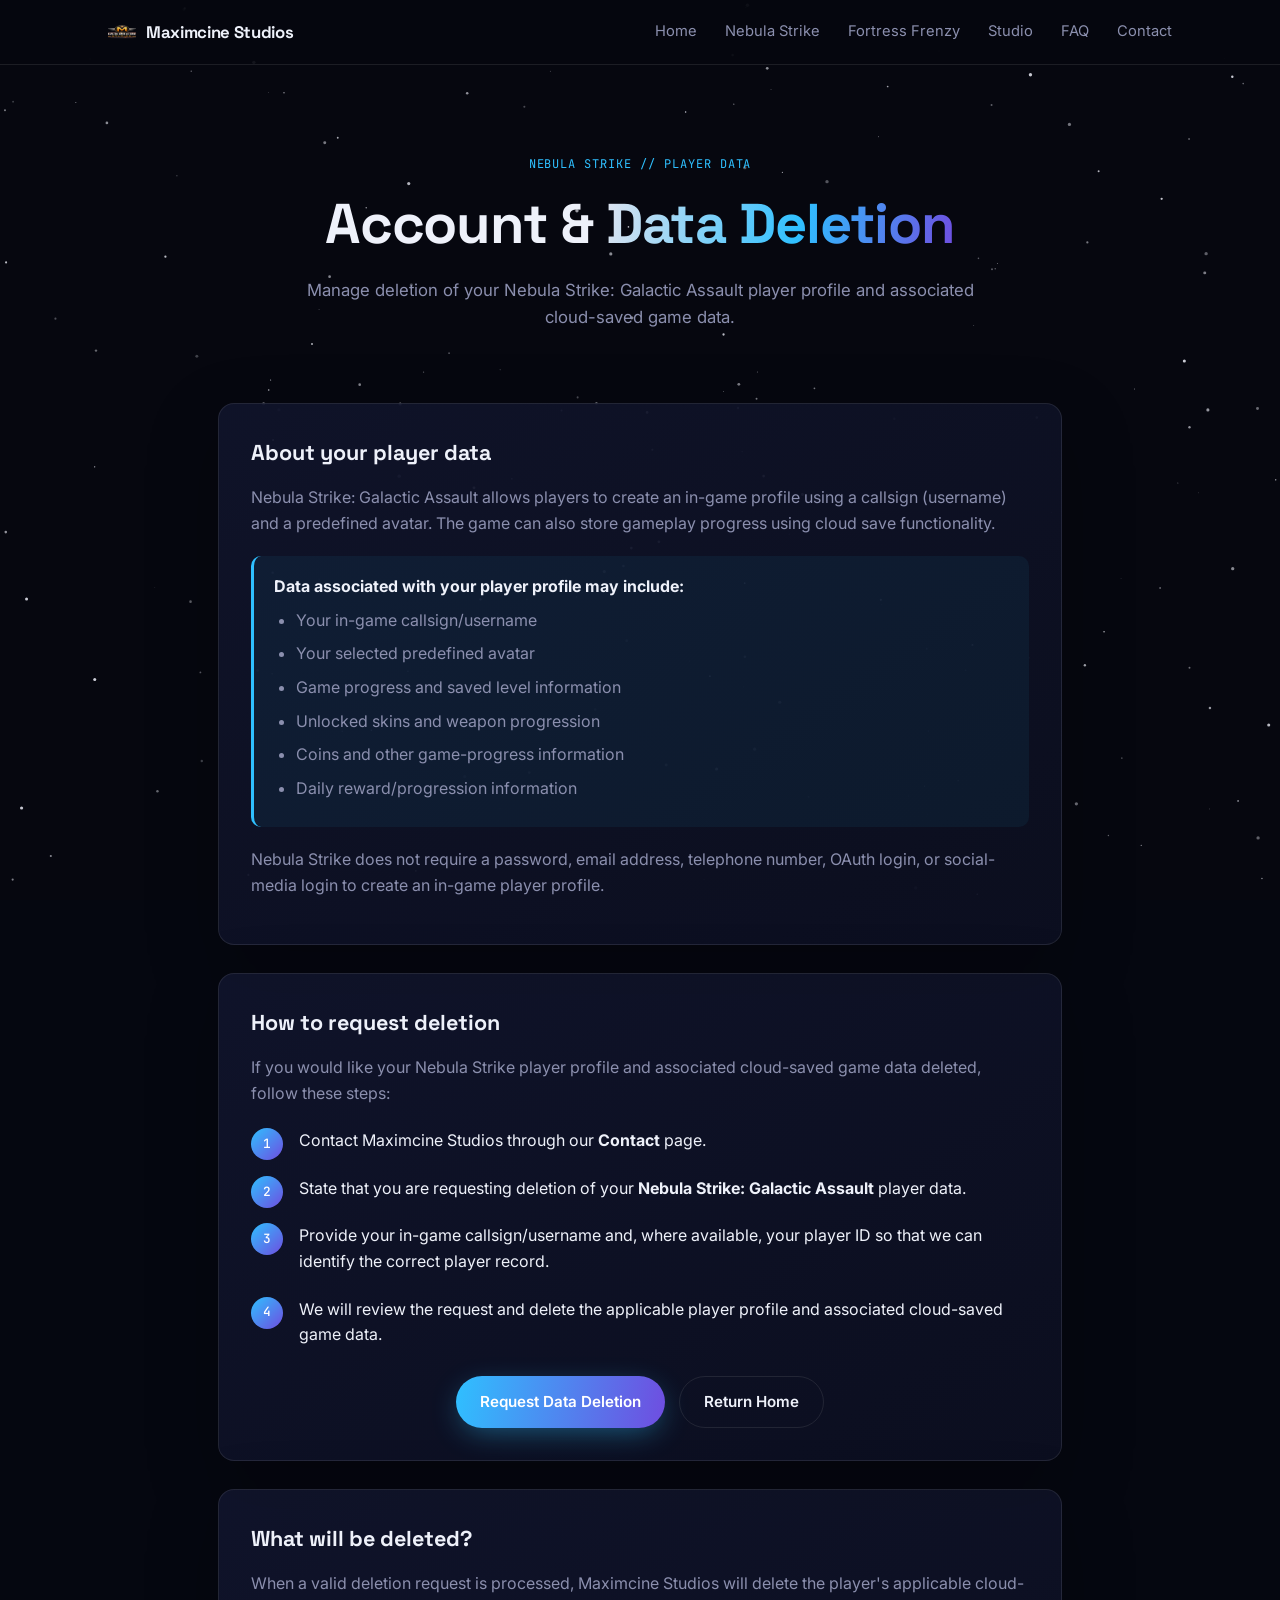
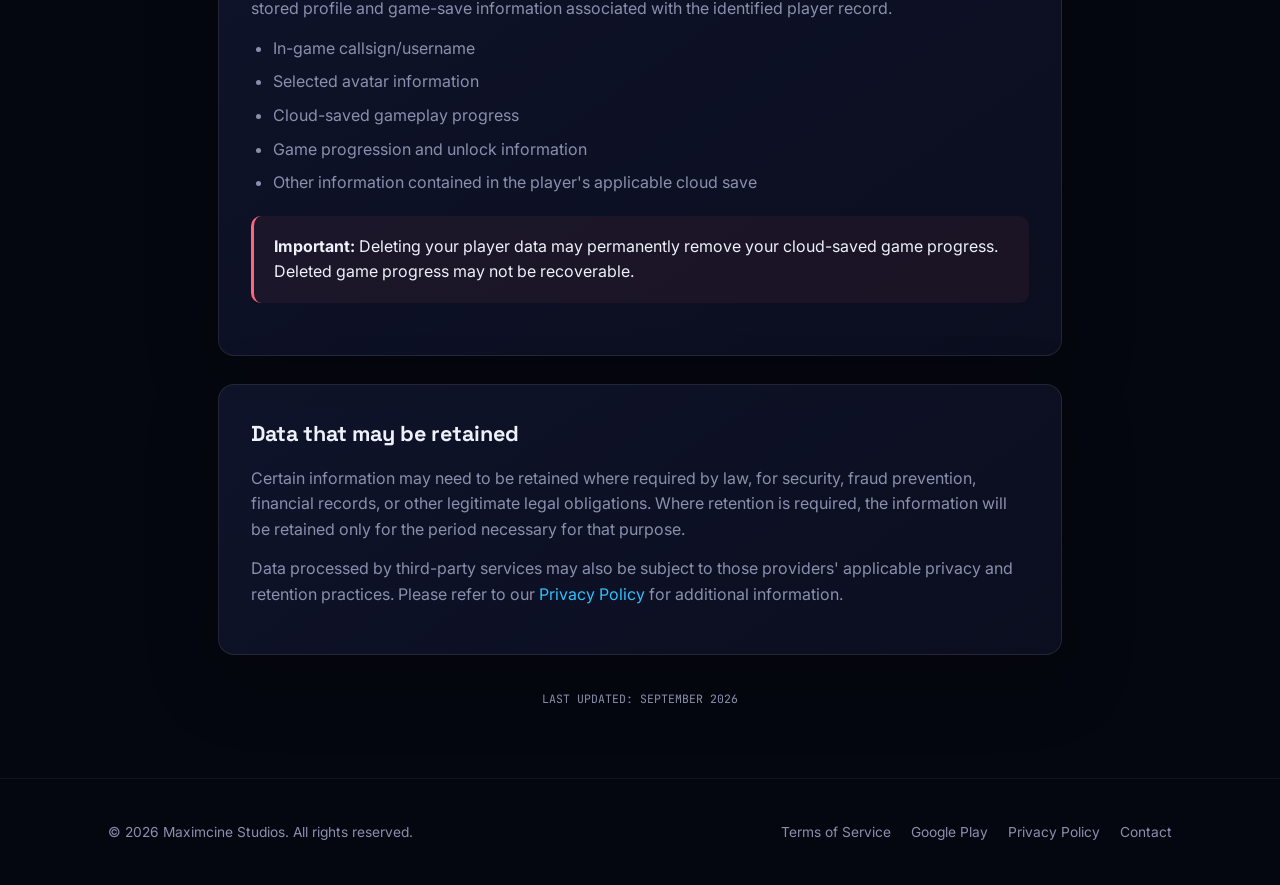
<file: game-delete-account.html>
<!DOCTYPE html>

<html lang="en">
<head>
<meta charset="UTF-8">
<meta name="viewport" content="width=device-width, initial-scale=1.0">

<title>Nebula Strike — Account & Data Deletion | Maximcine Studios</title>

<meta name="description" content="Request deletion of your Nebula Strike: Galactic Assault player profile and associated game data.">

<link rel="icon" type="image/png" href="company_logo.png">
<link rel="apple-touch-icon" href="company_logo.png">

<link rel="canonical" href="https://maximcinestudios.site/game-delete-account">

<link rel="preconnect" href="https://fonts.googleapis.com">
<link rel="preconnect" href="https://fonts.gstatic.com" crossorigin>

<link href="https://fonts.googleapis.com/css2?family=Space+Grotesk:wght@400;500;600;700&family=Inter:wght@400;500;600&family=JetBrains+Mono:wght@400;500&display=swap" rel="stylesheet">

<style>
  :root{
    --bg:#050710;
    --bg-soft:#090c1a;
    --panel:#0c0f20;
    --panel-2:#10142b;
    --line:rgba(255,255,255,0.09);
    --line-soft:rgba(255,255,255,0.05);
    --text:#eef1fa;
    --text-dim:#8b8fae;
    --accent:#2fc0ff;
    --accent-2:#6f4de0;
    --gold:#f0b429;
    --danger:#ff667d;
    --radius:16px;
  }

  *{
    box-sizing:border-box;
    margin:0;
    padding:0;
  }

  html{
    scroll-behavior:smooth;
  }

  body{
    background:var(--bg);
    color:var(--text);
    font-family:'Inter',system-ui,sans-serif;
    line-height:1.6;
    overflow-x:hidden;
  }

  a{
    color:inherit;
    text-decoration:none;
  }

  .display{
    font-family:'Space Grotesk',sans-serif;
    font-weight:700;
    letter-spacing:-0.02em;
  }

  .mono{
    font-family:'JetBrains Mono',monospace;
  }

  #stars{
    position:fixed;
    inset:0;
    z-index:0;
    pointer-events:none;
  }

  body::before{
    content:'';
    position:fixed;
    top:-20%;
    right:-10%;
    width:900px;
    height:900px;
    background:radial-gradient(
      circle at center,
      rgba(111,77,224,0.24),
      rgba(47,192,255,0.10) 45%,
      transparent 70%
    );
    filter:blur(10px);
    z-index:0;
    pointer-events:none;
  }

  .wrap{
    max-width:900px;
    margin:0 auto;
    padding:0 28px;
    position:relative;
    z-index:1;
  }

  header{
    position:sticky;
    top:0;
    z-index:10;
    backdrop-filter:blur(14px);
    background:rgba(6,7,15,0.78);
    border-bottom:1px solid var(--line);
  }

  .nav{
    max-width:1120px;
    margin:auto;
    display:flex;
    align-items:center;
    justify-content:space-between;
    padding:18px 28px;
  }

  .brand{
    display:flex;
    align-items:center;
    gap:10px;
    font-size:1.05rem;
  }

  .brand-mark{
    width:28px;
    height:28px;
    border-radius:8px;
    object-fit:cover;
  }

  nav ul{
    list-style:none;
    display:flex;
    gap:28px;
    font-size:.92rem;
    color:var(--text-dim);
  }

  nav a:hover{
    color:var(--accent);
  }

  .hero{
    padding:90px 0 45px;
    text-align:center;
  }

  .eyebrow{
    font-family:'JetBrains Mono',monospace;
    font-size:.75rem;
    color:var(--accent);
    letter-spacing:.08em;
    text-transform:uppercase;
    margin-bottom:20px;
  }

  h1{
    font-size:clamp(2.2rem,5vw,3.5rem);
    line-height:1.08;
  }

  h1 .accent{
    background:linear-gradient(
      100deg,
      var(--chrome,#dfe4f0) 0%,
      var(--accent) 55%,
      var(--accent-2) 100%
    );
    -webkit-background-clip:text;
    background-clip:text;
    color:transparent;
  }

  .hero p{
    max-width:680px;
    margin:22px auto 0;
    color:var(--text-dim);
    font-size:1.05rem;
  }

  .card{
    margin:28px 0;
    padding:32px;
    background:linear-gradient(
      145deg,
      rgba(16,20,43,.94),
      rgba(12,15,32,.94)
    );
    border:1px solid var(--line);
    border-radius:var(--radius);
    box-shadow:0 25px 70px rgba(0,0,0,.25);
  }

  .card h2{
    font-family:'Space Grotesk',sans-serif;
    font-size:1.35rem;
    margin-bottom:14px;
  }

  .card h3{
    font-family:'Space Grotesk',sans-serif;
    font-size:1.05rem;
    margin:24px 0 8px;
  }

  .card p{
    color:var(--text-dim);
    margin-bottom:14px;
  }

  .card ul{
    padding-left:22px;
    color:var(--text-dim);
  }

  .card li{
    margin:8px 0;
  }

  .highlight{
    border-left:3px solid var(--accent);
    background:rgba(47,192,255,.06);
    padding:18px 20px;
    border-radius:10px;
    margin:20px 0;
  }

  .highlight strong{
    color:var(--text);
  }

  .warning{
    border-left:3px solid var(--danger);
    background:rgba(255,102,125,.06);
    padding:18px 20px;
    border-radius:10px;
    margin:20px 0;
  }

  .steps{
    counter-reset:step;
    list-style:none !important;
    padding:0 !important;
  }

  .steps li{
    counter-increment:step;
    position:relative;
    padding-left:48px;
    margin:22px 0;
  }

  .steps li::before{
    content:counter(step);
    position:absolute;
    left:0;
    top:0;
    width:32px;
    height:32px;
    border-radius:50%;
    display:flex;
    align-items:center;
    justify-content:center;
    background:linear-gradient(135deg,var(--accent),var(--accent-2));
    color:white;
    font-family:'JetBrains Mono',monospace;
    font-size:.8rem;
    font-weight:500;
  }

  .btn-row{
    display:flex;
    justify-content:center;
    gap:14px;
    flex-wrap:wrap;
    margin-top:28px;
  }

  .btn{
    display:inline-flex;
    align-items:center;
    justify-content:center;
    padding:13px 24px;
    border-radius:999px;
    font-weight:600;
    font-size:.95rem;
    transition:.15s ease;
  }

  .btn-primary{
    background:linear-gradient(100deg,var(--accent),var(--accent-2));
    color:white;
    box-shadow:0 8px 30px -6px rgba(47,192,255,.45);
  }

  .btn-primary:hover{
    transform:translateY(-2px);
  }

  .btn-ghost{
    border:1px solid var(--line);
    color:var(--text);
  }

  .btn-ghost:hover{
    border-color:var(--accent);
    color:var(--accent);
  }

  .updated{
    text-align:center;
    color:var(--text-dim);
    font-family:'JetBrains Mono',monospace;
    font-size:.72rem;
    margin:35px 0 70px;
  }

  footer{
    border-top:1px solid var(--line-soft);
    padding:42px 0;
  }

  .foot-row{
    max-width:1120px;
    margin:auto;
    padding:0 28px;
    display:flex;
    justify-content:space-between;
    align-items:center;
    flex-wrap:wrap;
    gap:16px;
    color:var(--text-dim);
    font-size:.86rem;
  }

  .foot-links{
    display:flex;
    gap:20px;
    list-style:none;
  }

  .foot-links a:hover{
    color:var(--accent);
  }

  @media(max-width:700px){
    nav ul{
      display:none;
    }

    .hero{
      padding-top:65px;
    }

    .card{
      padding:24px 20px;
    }

    .foot-row{
      flex-direction:column;
      align-items:flex-start;
    }
  }

  @media(prefers-reduced-motion:reduce){
    html{
      scroll-behavior:auto;
    }
  }
</style>

<link rel="stylesheet" href="studio-updates.css">
</head>

<body>
<a class="skip-link" href="#main-content">Skip to content</a>

<canvas id="stars"></canvas>

<header>
  <div class="nav">

<a href="index.html" class="brand">
  <img
    src="company_logo.png"
    alt="Maximcine Studios"
    class="brand-mark"
  >
  <span class="display">Maximcine Studios</span>
</a>

<nav>
  <ul>
    <li><a href="index.html">Home</a></li>
    <li><a href="nebula-strike.html">Nebula Strike</a></li>
        <li><a href="fortress-frenzy.html">Fortress Frenzy</a></li>
    <li><a href="studio.html">Studio</a></li>
    <li><a href="faq.html">FAQ</a></li>
    <li><a href="contact.html">Contact</a></li>
  </ul>
</nav>
<details class="compact-nav"><summary>Menu</summary><div><a href="index.html">Home</a><a href="nebula-strike.html">Nebula Strike</a><a href="fortress-frenzy.html">Fortress Frenzy</a><a href="studio.html">Studio</a><a href="faq.html">FAQ</a><a href="contact.html">Contact</a></div></details>

  </div>
</header>

<main id="main-content">

  <section class="hero">

<div class="wrap">

  <div class="eyebrow">
    NEBULA STRIKE // PLAYER DATA
  </div>

  <h1 class="display">
    Account & <span class="accent">Data Deletion</span>
  </h1>

  <p>
    Manage deletion of your Nebula Strike: Galactic Assault
    player profile and associated cloud-saved game data.
  </p>

</div>

  </section>

  <div class="wrap">

<section class="card">

  <h2>About your player data</h2>

  <p>
    Nebula Strike: Galactic Assault allows players to create an
    in-game profile using a callsign (username) and a predefined
    avatar. The game can also store gameplay progress using cloud
    save functionality.
  </p>

  <div class="highlight">
    <strong>Data associated with your player profile may include:</strong>

    <ul>
      <li>Your in-game callsign/username</li>
      <li>Your selected predefined avatar</li>
      <li>Game progress and saved level information</li>
      <li>Unlocked skins and weapon progression</li>
      <li>Coins and other game-progress information</li>
      <li>Daily reward/progression information</li>
    </ul>
  </div>

  <p>
    Nebula Strike does not require a password, email address,
    telephone number, OAuth login, or social-media login to create
    an in-game player profile.
  </p>

</section>


<section class="card">

  <h2>How to request deletion</h2>

  <p>
    If you would like your Nebula Strike player profile and
    associated cloud-saved game data deleted, follow these steps:
  </p>

  <ol class="steps">

    <li>
      Contact Maximcine Studios through our
      <strong>Contact</strong> page.
    </li>

    <li>
      State that you are requesting deletion of your
      <strong>Nebula Strike: Galactic Assault</strong>
      player data.
    </li>

    <li>
      Provide your in-game callsign/username and, where available,
      your player ID so that we can identify the correct player
      record.
    </li>

    <li>
      We will review the request and delete the applicable
      player profile and associated cloud-saved game data.
    </li>

  </ol>

  <div class="btn-row">

    <a
      class="btn btn-primary"
      href="contact.html"
    >
      Request Data Deletion
    </a>

    <a
      class="btn btn-ghost"
      href="index.html"
    >
      Return Home
    </a>

  </div>

</section>


<section class="card">

  <h2>What will be deleted?</h2>

  <p>
    When a valid deletion request is processed, Maximcine Studios
    will delete the player's applicable cloud-stored profile and
    game-save information associated with the identified player
    record.
  </p>

  <ul>
    <li>In-game callsign/username</li>
    <li>Selected avatar information</li>
    <li>Cloud-saved gameplay progress</li>
    <li>Game progression and unlock information</li>
    <li>Other information contained in the player's applicable cloud save</li>
  </ul>

  <div class="warning">
    <strong>Important:</strong>
    Deleting your player data may permanently remove your
    cloud-saved game progress. Deleted game progress may not be
    recoverable.
  </div>

</section>


<section class="card">

  <h2>Data that may be retained</h2>

  <p>
    Certain information may need to be retained where required by
    law, for security, fraud prevention, financial records, or
    other legitimate legal obligations. Where retention is
    required, the information will be retained only for the period
    necessary for that purpose.
  </p>

  <p>
    Data processed by third-party services may also be subject to
    those providers' applicable privacy and retention practices.
    Please refer to our
    <a
      href="https://maximcinedev.github.io/Maximcine-Studios-Privacy-Policy/"
      target="_blank"
      rel="noopener noreferrer"
      style="color:var(--accent);"
    >
      Privacy Policy
    </a>
    for additional information.
  </p>

</section>


<div class="updated">
  LAST UPDATED: SEPTEMBER 2026
</div>

  </div>

</main>

<footer>

  <div class="foot-row">

<span>
  © <span id="year"></span> Maximcine Studios.
  All rights reserved.
</span>

<ul class="foot-links">
      <li><a href="terms-of-service.html">Terms of Service</a></li>

  <li>
    <a
      href="https://play.google.com/store/apps/details?id=com.nebulastrike.game"
      target="_blank"
      rel="noopener noreferrer"
    >
      Google Play
    </a>
  </li>

  <li>
    <a
      href="https://maximcinedev.github.io/Maximcine-Studios-Privacy-Policy/"
      target="_blank"
      rel="noopener noreferrer"
    >
      Privacy Policy
    </a>
  </li>

  <li>
    <a href="contact.html">
      Contact
    </a>
  </li>

</ul>

  </div>

</footer>

<script>

  document.getElementById('year').textContent =
    new Date().getFullYear();

  const canvas = document.getElementById('stars');
  const ctx = canvas.getContext('2d');

  const reduceMotion =
    window.matchMedia('(prefers-reduced-motion: reduce)').matches;

  let w, h, stars = [];

  function resize(){

    w = canvas.width = window.innerWidth;
    h = canvas.height = window.innerHeight;

    stars = Array.from(
      {
        length: Math.floor((w * h) / 6000)
      },
      () => ({
        x: Math.random() * w,
        y: Math.random() * h,
        r: Math.random() * 1.4 + 0.3,
        speed: Math.random() * 0.18 + 0.03,
        alpha: Math.random() * 0.6 + 0.25
      })
    );

  }

  window.addEventListener('resize', resize);

  resize();

  function draw(){

    ctx.clearRect(0,0,w,h);

    ctx.fillStyle = '#06070f';
    ctx.fillRect(0,0,w,h);

    for(const s of stars){

      ctx.beginPath();

      ctx.arc(
        s.x,
        s.y,
        s.r,
        0,
        Math.PI * 2
      );

      ctx.fillStyle =
        `rgba(241,242,251,${s.alpha})`;

      ctx.fill();

      if(!reduceMotion){

        s.y += s.speed;

        if(s.y > h){
          s.y = 0;
        }

      }

    }

    requestAnimationFrame(draw);

  }

  draw();

</script>

</body>
</html>
</file>
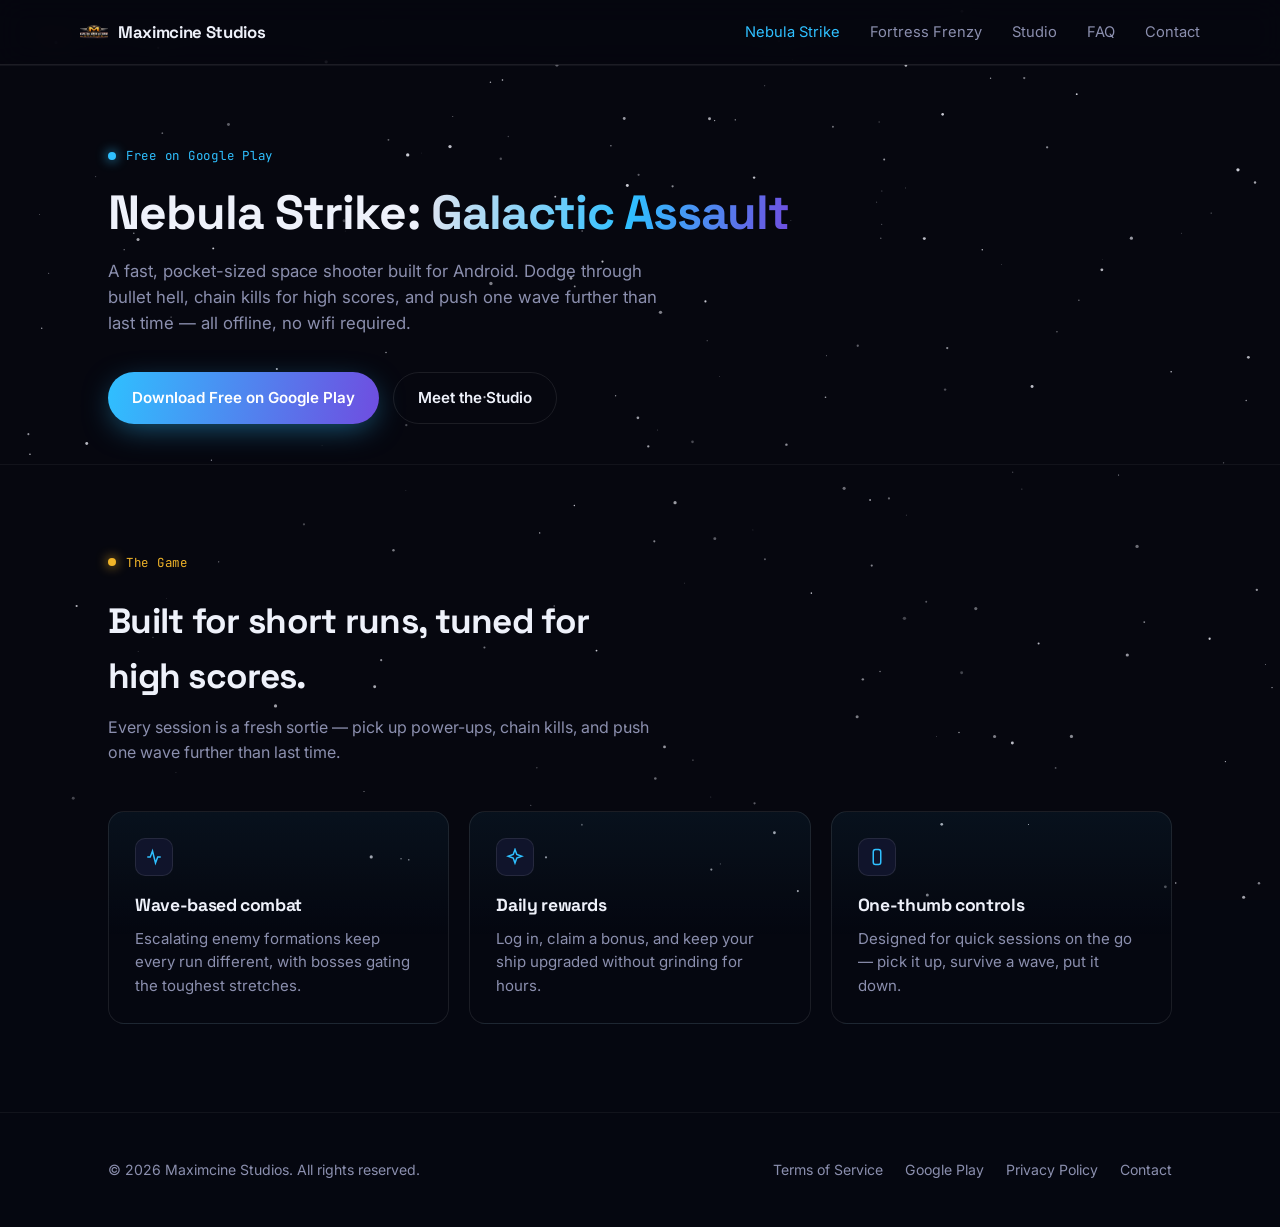
<file: nebula-strike.html>
<!DOCTYPE html>
<html lang="en">
<head>
<meta charset="UTF-8">
<meta name="viewport" content="width=device-width, initial-scale=1.0">
<title>Nebula Strike: Galactic Assault — Free Offline Space Shooter for Android | Maximcine Studios</title>
<meta name="description" content="Download Nebula Strike: Galactic Assault — a free offline arcade space shooter for Android. Wave-based combat, daily rewards, and one-thumb controls. No wifi needed.">
<link rel="icon" type="image/png" href="company_logo.png">
<link rel="apple-touch-icon" href="company_logo.png">
<link rel="canonical" href="https://maximcinestudios.site/nebula-strike.html">
<link rel="preconnect" href="https://fonts.googleapis.com">
<link rel="preconnect" href="https://fonts.gstatic.com" crossorigin>
<link href="https://fonts.googleapis.com/css2?family=Space+Grotesk:wght@400;500;600;700&family=Inter:wght@400;500;600&family=JetBrains+Mono:wght@400;500&display=swap" rel="stylesheet">
<style>
  :root{
    --bg: #050710;
    --bg-soft: #090c1a;
    --panel: #0c0f20;
    --panel-2: #10142b;
    --line: rgba(255,255,255,0.09);
    --line-soft: rgba(255,255,255,0.05);
    --text: #eef1fa;
    --text-dim: #8b8fae;
    --accent: #2fc0ff;
    --accent-2: #6f4de0;
    --gold: #f0b429;
    --chrome: #dfe4f0;
    --radius: 16px;
  }
  *{ box-sizing: border-box; margin:0; padding:0; }
  html{ scroll-behavior: smooth; }
  body{
    background: var(--bg);
    color: var(--text);
    font-family: 'Inter', system-ui, sans-serif;
    line-height: 1.55;
    overflow-x: hidden;
  }
  a{ color: inherit; text-decoration: none; }
  img{ max-width: 100%; display:block; }

  .display{
    font-family: 'Space Grotesk', sans-serif;
    font-weight: 700;
    letter-spacing: -0.02em;
  }
  .mono{ font-family: 'JetBrains Mono', monospace; }

  #stars{
    position: fixed;
    inset: 0;
    z-index: 0;
    pointer-events: none;
  }

  body::before{
    content:'';
    position: fixed;
    top: -20%;
    right: -10%;
    width: 900px;
    height: 900px;
    background: radial-gradient(circle at center, rgba(111,77,224,0.24), rgba(47,192,255,0.10) 45%, transparent 70%);
    filter: blur(10px);
    z-index: 0;
    pointer-events: none;
  }

  .wrap{
    max-width: 1120px;
    margin: 0 auto;
    padding: 0 28px;
    position: relative;
    z-index: 1;
  }

  header{
    position: sticky;
    top: 0;
    z-index: 10;
    backdrop-filter: blur(14px);
    background: rgba(6,7,15,0.7);
    border-bottom: 1px solid var(--line);
  }
  .nav{
    display:flex;
    align-items:center;
    justify-content:space-between;
    padding: 18px 0;
  }
  .brand{
    display:flex;
    align-items:center;
    gap:10px;
    font-size: 1.05rem;
  }
  .brand-mark{
    width: 28px; height: 28px;
    border-radius: 8px;
    object-fit: cover;
  }
  nav ul{
    list-style:none;
    display:flex;
    gap: 30px;
    font-size: 0.92rem;
    color: var(--text-dim);
  }
  nav ul a{ transition: color 0.15s ease; }
  nav ul a:hover, nav ul a.active{ color: var(--accent); }

  section{ padding: 88px 0; border-top: 1px solid var(--line-soft); position: relative; }
  .section-head{ max-width: 560px; margin-bottom: 46px; }
  .section-head .eyebrow{
    font-family:'JetBrains Mono', monospace;
    font-size: 0.78rem;
    color: var(--gold);
    letter-spacing: 0.06em;
    display:flex;
    align-items:center;
    gap:10px;
    margin-bottom: 22px;
  }
  .section-head .eyebrow::before{
    content:'';
    width:8px; height:8px;
    border-radius:50%;
    background: var(--gold);
    box-shadow: 0 0 12px var(--gold);
    animation: pulse 2s ease-in-out infinite;
  }
  @keyframes pulse{
    0%,100%{ opacity:1; }
    50%{ opacity:0.35; }
  }
  .section-head h2{ font-size: clamp(1.6rem, 3vw, 2.2rem); }
  .section-head p{ color: var(--text-dim); margin-top: 12px; }

  .feature-grid{
    display:grid;
    grid-template-columns: repeat(3, 1fr);
    gap: 20px;
  }
  .feature{
    border: 1px solid var(--line);
    border-radius: var(--radius);
    padding: 26px;
    background: linear-gradient(180deg, rgba(47,192,255,0.06), transparent 60%);
    transition: border-color 0.2s ease;
  }
  .feature:hover{ border-color: rgba(47,192,255,0.4); }
  .feature .icon{
    width: 38px; height: 38px;
    border-radius: 10px;
    background: var(--panel-2);
    border: 1px solid var(--line);
    display:flex; align-items:center; justify-content:center;
    color: var(--accent);
  }
  .feature h3{
    font-family:'Space Grotesk', sans-serif;
    font-size: 1.1rem;
    margin: 16px 0 8px;
  }
  .feature p{ color: var(--text-dim); font-size: 0.94rem; }

  .cta-row{
    display:flex;
    gap: 14px;
    margin-top: 36px;
    flex-wrap: wrap;
  }
  .btn{
    display:inline-flex;
    align-items:center;
    gap:8px;
    padding: 13px 24px;
    border-radius: 999px;
    font-weight: 600;
    font-size: 0.95rem;
    transition: transform 0.15s ease, box-shadow 0.15s ease, border-color 0.15s ease;
  }
  .btn-primary{
    background: linear-gradient(100deg, var(--accent), var(--accent-2));
    color: #fff;
    box-shadow: 0 8px 30px -6px rgba(47,192,255,0.5);
  }
  .btn-primary:hover{ transform: translateY(-2px); box-shadow: 0 12px 34px -6px rgba(47,192,255,0.65); }
  .btn-ghost{
    border: 1px solid var(--line);
    color: var(--text);
  }
  .btn-ghost:hover{ border-color: var(--accent); color: var(--accent); }

  .game-hero{
    padding: 80px 0 40px;
  }
  .game-hero h1{
    font-size: clamp(2rem, 4vw, 3rem);
    line-height: 1.1;
  }
  .game-hero h1 .accent{
    background: linear-gradient(100deg, var(--chrome) 0%, var(--accent) 55%, var(--accent-2) 100%);
    -webkit-background-clip: text;
    background-clip: text;
    color: transparent;
  }
  .game-hero p{
    margin-top: 18px;
    max-width: 560px;
    color: var(--text-dim);
    font-size: 1.05rem;
  }

  footer{
    border-top: 1px solid var(--line-soft);
    padding: 46px 0;
  }
  .foot-row{
    display:flex;
    justify-content:space-between;
    align-items:center;
    flex-wrap: wrap;
    gap: 16px;
    color: var(--text-dim);
    font-size: 0.88rem;
  }
  .foot-links{ display:flex; gap: 22px; list-style:none; }
  .foot-links a{ transition: color 0.15s ease; }
  .foot-links a:hover{ color: var(--accent); }

  @media (max-width: 860px){
    .feature-grid{ grid-template-columns: 1fr; }
    nav ul{ display:none; }
  }

  @media (prefers-reduced-motion: reduce){
    .section-head .eyebrow::before{ animation: none; }
    * { scroll-behavior: auto !important; }
  }
</style>

<script type="application/ld+json">
{
  "@context": "https://schema.org",
  "@type": "MobileApplication",
  "name": "Nebula Strike: Galactic Assault",
  "applicationCategory": "GameApplication",
  "operatingSystem": "Android",
  "genre": "Arcade Shooter",
  "description": "A free offline space shooter for Android with wave-based combat, daily rewards, and one-thumb controls.",
  "offers": {
    "@type": "Offer",
    "price": "0",
    "priceCurrency": "USD"
  }
}
</script>
<link rel="stylesheet" href="studio-updates.css">
</head>
<body>
<a class="skip-link" href="#main-content">Skip to content</a>

<canvas id="stars"></canvas>

<header>
  <div class="wrap nav">
    <a href="index.html" class="brand">
      <img src="company_logo.png" alt="Maximcine Studios" class="brand-mark">
      <span class="display">Maximcine Studios</span>
    </a>
    <nav>
      <ul>
        <li><a href="nebula-strike.html" class="active">Nebula Strike</a></li>
        <li><a href="fortress-frenzy.html">Fortress Frenzy</a></li>
        <li><a href="studio.html">Studio</a></li>
        <li><a href="faq.html">FAQ</a></li>
        <li><a href="contact.html">Contact</a></li>
      </ul>
    </nav>
<details class="compact-nav"><summary>Menu</summary><div><a href="index.html">Home</a><a href="nebula-strike.html">Nebula Strike</a><a href="fortress-frenzy.html">Fortress Frenzy</a><a href="studio.html">Studio</a><a href="faq.html">FAQ</a><a href="contact.html">Contact</a></div></details>
  </div>
</header>

<main id="main-content">
  <section class="game-hero">
    <div class="wrap">
      <div class="eyebrow" style="font-family:'JetBrains Mono', monospace; font-size: 0.78rem; color: var(--accent); letter-spacing: 0.06em; display:flex; align-items:center; gap:10px; margin-bottom: 22px;">
        <span style="width:8px; height:8px; border-radius:50%; background: var(--accent); box-shadow: 0 0 12px var(--accent);"></span>
        Free on Google Play
      </div>
      <h1 class="display">Nebula Strike: <span class="accent">Galactic Assault</span></h1>
      <p>A fast, pocket-sized space shooter built for Android. Dodge through bullet hell, chain kills for high scores, and push one wave further than last time — all offline, no wifi required.</p>
      <div class="cta-row">
        <a class="btn btn-primary" href="https://play.google.com/store/apps/details?id=com.nebulastrike.game" target="_blank" rel="noopener noreferrer">Download Free on Google Play</a>
        <a class="btn btn-ghost" href="studio.html">Meet the Studio</a>
      </div>
    </div>
  </section>

  <section>
    <div class="wrap">
      <div class="section-head">
        <div class="eyebrow">The Game</div>
        <h2 class="display">Built for short runs, tuned for high scores.</h2>
        <p>Every session is a fresh sortie — pick up power-ups, chain kills, and push one wave further than last time.</p>
      </div>
      <div class="feature-grid">
        <div class="feature">
          <div class="icon">
            <svg width="18" height="18" viewBox="0 0 24 24" fill="none" stroke="currentColor" stroke-width="2"><path d="M3 12h4l3-8 4 16 3-8h4"/></svg>
          </div>
          <h3 class="display">Wave-based combat</h3>
          <p>Escalating enemy formations keep every run different, with bosses gating the toughest stretches.</p>
        </div>
        <div class="feature">
          <div class="icon">
            <svg width="18" height="18" viewBox="0 0 24 24" fill="none" stroke="currentColor" stroke-width="2"><path d="M12 2l2.4 6.6L21 11l-6.6 2.4L12 20l-2.4-6.6L3 11l6.6-2.4z"/></svg>
          </div>
          <h3 class="display">Daily rewards</h3>
          <p>Log in, claim a bonus, and keep your ship upgraded without grinding for hours.</p>
        </div>
        <div class="feature">
          <div class="icon">
            <svg width="18" height="18" viewBox="0 0 24 24" fill="none" stroke="currentColor" stroke-width="2"><rect x="7" y="2" width="10" height="20" rx="3"/><line x1="12" y1="18" x2="12" y2="18.01"/></svg>
          </div>
          <h3 class="display">One-thumb controls</h3>
          <p>Designed for quick sessions on the go — pick it up, survive a wave, put it down.</p>
        </div>
      </div>
    </div>
  </section>
</main>

<footer>
  <div class="wrap foot-row">
    <span>© <span id="year"></span> Maximcine Studios. All rights reserved.</span>
    <ul class="foot-links">
      <li><a href="terms-of-service.html">Terms of Service</a></li>
      <li><a href="https://play.google.com/store/apps/details?id=com.nebulastrike.game" target="_blank">Google Play</a></li>
      <li><a href="https://maximcinedev.github.io/Maximcine-Studios-Privacy-Policy/" target="_blank" rel="noopener noreferrer">Privacy Policy</a></li>
      <li><a href="contact.html">Contact</a></li>
    </ul>
  </div>
</footer>

<script>
  document.getElementById('year').textContent = new Date().getFullYear();

  const canvas = document.getElementById('stars');
  const ctx = canvas.getContext('2d');
  const reduceMotion = window.matchMedia('(prefers-reduced-motion: reduce)').matches;

  let w, h, stars = [];
  function resize(){
    w = canvas.width = window.innerWidth;
    h = canvas.height = window.innerHeight;
    stars = Array.from({length: Math.floor((w*h)/6000)}, () => ({
      x: Math.random()*w,
      y: Math.random()*h,
      r: Math.random()*1.4 + 0.3,
      speed: Math.random()*0.18 + 0.03,
      alpha: Math.random()*0.6 + 0.25
    }));
  }
  window.addEventListener('resize', resize);
  resize();

  function draw(){
    ctx.clearRect(0,0,w,h);
    ctx.fillStyle = '#06070f';
    ctx.fillRect(0,0,w,h);
    for(const s of stars){
      ctx.beginPath();
      ctx.arc(s.x, s.y, s.r, 0, Math.PI*2);
      ctx.fillStyle = `rgba(241,242,251,${s.alpha})`;
      ctx.fill();
      if(!reduceMotion){
        s.y += s.speed;
        if(s.y > h) s.y = 0;
      }
    }
    requestAnimationFrame(draw);
  }
  draw();
</script>

</body>
</html>
</file>
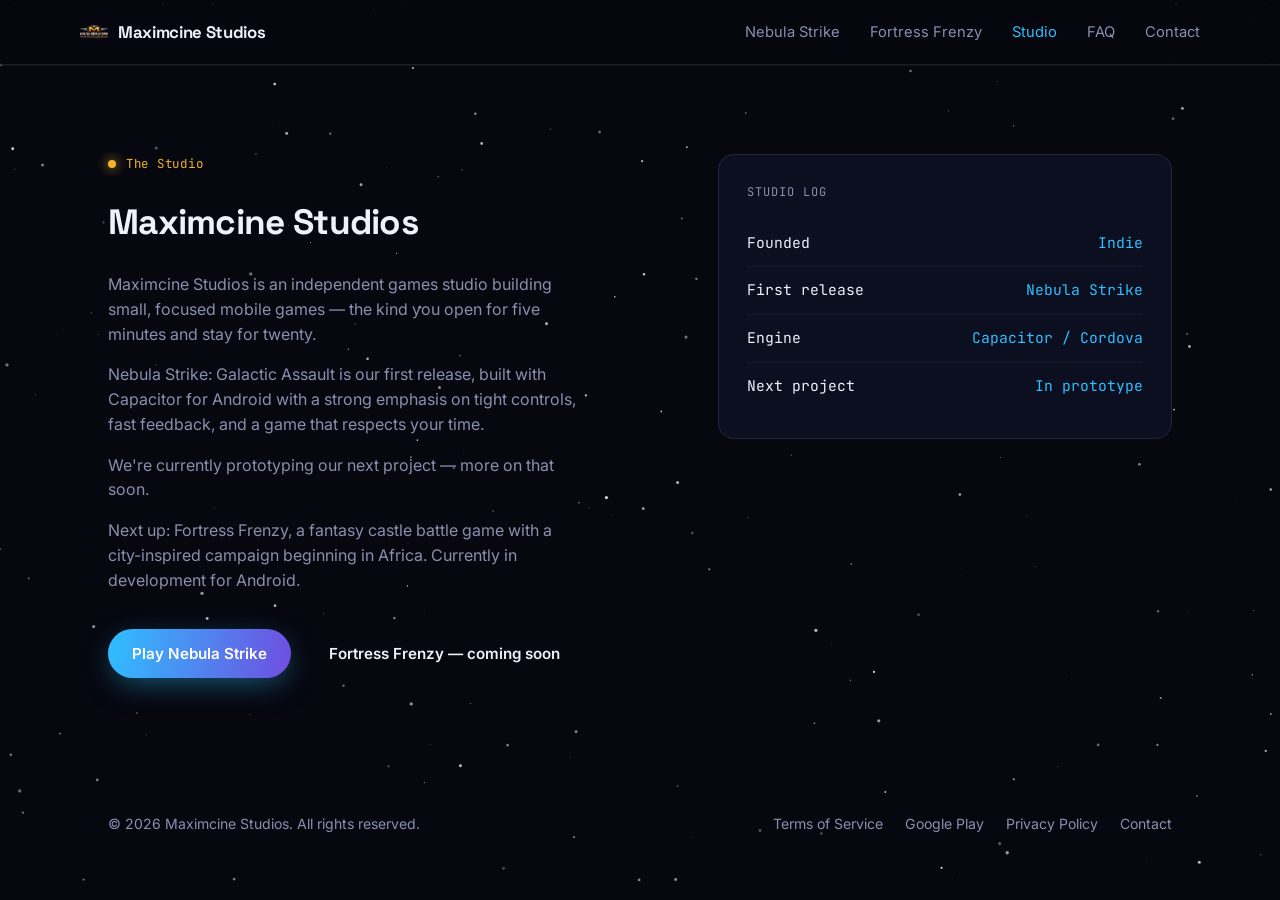
<file: studio.html>
<!DOCTYPE html>
<html lang="en">
<head>
<meta charset="UTF-8">
<meta name="viewport" content="width=device-width, initial-scale=1.0">
<title>About Maximcine Studios | Indie Mobile Game Developer</title>
<meta name="description" content="Maximcine Studios is an independent mobile games studio. Meet the studio behind Nebula Strike: Galactic Assault and the upcoming Fortress Frenzy.">
<link rel="icon" type="image/png" href="company_logo.png">
<link rel="apple-touch-icon" href="company_logo.png">
<link rel="canonical" href="https://maximcinestudios.site/studio.html">
<link rel="preconnect" href="https://fonts.googleapis.com">
<link rel="preconnect" href="https://fonts.gstatic.com" crossorigin>
<link href="https://fonts.googleapis.com/css2?family=Space+Grotesk:wght@400;500;600;700&family=Inter:wght@400;500;600&family=JetBrains+Mono:wght@400;500&display=swap" rel="stylesheet">
<style>
  :root{
    --bg: #050710;
    --bg-soft: #090c1a;
    --panel: #0c0f20;
    --panel-2: #10142b;
    --line: rgba(255,255,255,0.09);
    --line-soft: rgba(255,255,255,0.05);
    --text: #eef1fa;
    --text-dim: #8b8fae;
    --accent: #2fc0ff;
    --accent-2: #6f4de0;
    --gold: #f0b429;
    --chrome: #dfe4f0;
    --radius: 16px;
  }
  *{ box-sizing: border-box; margin:0; padding:0; }
  html{ scroll-behavior: smooth; }
  body{
    background: var(--bg);
    color: var(--text);
    font-family: 'Inter', system-ui, sans-serif;
    line-height: 1.55;
    overflow-x: hidden;
  }
  a{ color: inherit; text-decoration: none; }
  img{ max-width: 100%; display:block; }

  .display{
    font-family: 'Space Grotesk', sans-serif;
    font-weight: 700;
    letter-spacing: -0.02em;
  }
  .mono{ font-family: 'JetBrains Mono', monospace; }

  #stars{
    position: fixed;
    inset: 0;
    z-index: 0;
    pointer-events: none;
  }

  body::before{
    content:'';
    position: fixed;
    top: -20%;
    right: -10%;
    width: 900px;
    height: 900px;
    background: radial-gradient(circle at center, rgba(111,77,224,0.24), rgba(47,192,255,0.10) 45%, transparent 70%);
    filter: blur(10px);
    z-index: 0;
    pointer-events: none;
  }

  .wrap{
    max-width: 1120px;
    margin: 0 auto;
    padding: 0 28px;
    position: relative;
    z-index: 1;
  }

  header{
    position: sticky;
    top: 0;
    z-index: 10;
    backdrop-filter: blur(14px);
    background: rgba(6,7,15,0.7);
    border-bottom: 1px solid var(--line);
  }
  .nav{
    display:flex;
    align-items:center;
    justify-content:space-between;
    padding: 18px 0;
  }
  .brand{
    display:flex;
    align-items:center;
    gap:10px;
    font-size: 1.05rem;
  }
  .brand-mark{
    width: 28px; height: 28px;
    border-radius: 8px;
    object-fit: cover;
  }
  nav ul{
    list-style:none;
    display:flex;
    gap: 30px;
    font-size: 0.92rem;
    color: var(--text-dim);
  }
  nav ul a{ transition: color 0.15s ease; }
  nav ul a:hover, nav ul a.active{ color: var(--accent); }

  section{ padding: 88px 0; border-top: 1px solid var(--line-soft); position: relative; }

  .about{
    display:grid;
    grid-template-columns: 1.1fr 0.9fr;
    gap: 56px;
    align-items:start;
  }
  .about-text p{ color: var(--text-dim); margin-bottom: 16px; max-width: 480px; }
  .about-text p:first-child{ color: var(--text); }

  .section-head{ max-width: 560px; margin-bottom: 46px; }
  .section-head .eyebrow{
    font-family:'JetBrains Mono', monospace;
    font-size: 0.78rem;
    color: var(--gold);
    letter-spacing: 0.06em;
    display:flex;
    align-items:center;
    gap:10px;
    margin-bottom: 22px;
  }
  .section-head .eyebrow::before{
    content:'';
    width:8px; height:8px;
    border-radius:50%;
    background: var(--gold);
    box-shadow: 0 0 12px var(--gold);
  }
  .section-head :is(h1,h2){ font-size: clamp(1.6rem, 3vw, 2.2rem); }

  .stat-panel{
    border: 1px solid var(--line);
    border-radius: var(--radius);
    background: var(--panel);
    padding: 28px;
  }
  .stat-panel .label{
    font-family:'JetBrains Mono', monospace;
    font-size: 0.75rem;
    color: var(--text-dim);
    text-transform: uppercase;
    letter-spacing: 0.08em;
  }
  .stat-panel ul{ list-style:none; margin-top: 18px; }
  .stat-panel li{
    display:flex;
    justify-content: space-between;
    padding: 12px 0;
    border-bottom: 1px solid var(--line-soft);
    font-size: 0.92rem;
  }
  .stat-panel li:last-child{ border-bottom:none; }
  .stat-panel li span:last-child{ color: var(--accent); font-family:'JetBrains Mono', monospace; }

  .cta-row{
    display:flex;
    gap: 14px;
    margin-top: 36px;
    flex-wrap: wrap;
  }
  .btn{
    display:inline-flex;
    align-items:center;
    gap:8px;
    padding: 13px 24px;
    border-radius: 999px;
    font-weight: 600;
    font-size: 0.95rem;
    transition: transform 0.15s ease, box-shadow 0.15s ease, border-color 0.15s ease;
  }
  .btn-primary{
    background: linear-gradient(100deg, var(--accent), var(--accent-2));
    color: #fff;
    box-shadow: 0 8px 30px -6px rgba(47,192,255,0.5);
  }
  .btn-primary:hover{ transform: translateY(-2px); box-shadow: 0 12px 34px -6px rgba(47,192,255,0.65); }

  footer{
    border-top: 1px solid var(--line-soft);
    padding: 46px 0;
  }
  .foot-row{
    display:flex;
    justify-content:space-between;
    align-items:center;
    flex-wrap: wrap;
    gap: 16px;
    color: var(--text-dim);
    font-size: 0.88rem;
  }
  .foot-links{ display:flex; gap: 22px; list-style:none; }
  .foot-links a{ transition: color 0.15s ease; }
  .foot-links a:hover{ color: var(--accent); }

  @media (max-width: 860px){
    .about{ grid-template-columns: 1fr; }
    nav ul{ display:none; }
  }
</style>

<script type="application/ld+json">
{
  "@context": "https://schema.org",
  "@type": "Organization",
  "name": "Maximcine Studios",
  "url": "https://maximcinestudios.site",
  "sameAs": "https://play.google.com/store/apps/details?id=com.nebulastrike.game"
}
</script>
<link rel="stylesheet" href="studio-updates.css">
</head>
<body>
<a class="skip-link" href="#main-content">Skip to content</a>

<canvas id="stars"></canvas>

<header>
  <div class="wrap nav">
    <a href="index.html" class="brand">
      <img src="company_logo.png" alt="Maximcine Studios" class="brand-mark">
      <span class="display">Maximcine Studios</span>
    </a>
    <nav>
      <ul>
        <li><a href="nebula-strike.html">Nebula Strike</a></li>
        <li><a href="fortress-frenzy.html">Fortress Frenzy</a></li>
        <li><a href="studio.html" class="active">Studio</a></li>
        <li><a href="faq.html">FAQ</a></li>
        <li><a href="contact.html">Contact</a></li>
      </ul>
    </nav>
<details class="compact-nav"><summary>Menu</summary><div><a href="index.html">Home</a><a href="nebula-strike.html">Nebula Strike</a><a href="fortress-frenzy.html">Fortress Frenzy</a><a href="studio.html">Studio</a><a href="faq.html">FAQ</a><a href="contact.html">Contact</a></div></details>
  </div>
</header>

<main id="main-content">
  <section id="studio">
    <div class="wrap about">
      <div class="about-text">
        <div class="section-head" style="margin-bottom:22px;">
          <div class="eyebrow">The Studio</div>
          <h1 class="display">Maximcine Studios</h1>
        </div>
        <p>Maximcine Studios is an independent games studio building small, focused mobile games — the kind you open for five minutes and stay for twenty.</p>
        <p>Nebula Strike: Galactic Assault is our first release, built with Capacitor for Android with a strong emphasis on tight controls, fast feedback, and a game that respects your time.</p>
        <p>We're currently prototyping our next project — more on that soon.</p>
        <p>Next up: Fortress Frenzy, a fantasy castle battle game with a city-inspired campaign beginning in Africa. Currently in development for Android.</p>
        <div class="cta-row">
          <a class="btn btn-primary" href="nebula-strike.html">Play Nebula Strike</a>
          <a class="btn btn-ghost" href="fortress-frenzy.html">Fortress Frenzy — coming soon</a>
        </div>
      </div>
      <div class="stat-panel">
        <div class="label">Studio log</div>
        <ul class="mono">
          <li><span>Founded</span><span>Indie</span></li>
          <li><span>First release</span><span>Nebula Strike</span></li>
          <li><span>Engine</span><span>Capacitor / Cordova</span></li>
          <li><span>Next project</span><span>In prototype</span></li>
        </ul>
      </div>
    </div>
  </section>
</main>

<footer>
  <div class="wrap foot-row">
    <span>© <span id="year"></span> Maximcine Studios. All rights reserved.</span>
    <ul class="foot-links">
      <li><a href="terms-of-service.html">Terms of Service</a></li>
      <li><a href="https://play.google.com/store/apps/details?id=com.nebulastrike.game" target="_blank">Google Play</a></li>
      <li><a href="https://maximcinedev.github.io/Maximcine-Studios-Privacy-Policy/" target="_blank" rel="noopener noreferrer">Privacy Policy</a></li>
      <li><a href="contact.html">Contact</a></li>
    </ul>
  </div>
</footer>

<script>
  document.getElementById('year').textContent = new Date().getFullYear();

  const canvas = document.getElementById('stars');
  const ctx = canvas.getContext('2d');
  const reduceMotion = window.matchMedia('(prefers-reduced-motion: reduce)').matches;

  let w, h, stars = [];
  function resize(){
    w = canvas.width = window.innerWidth;
    h = canvas.height = window.innerHeight;
    stars = Array.from({length: Math.floor((w*h)/6000)}, () => ({
      x: Math.random()*w,
      y: Math.random()*h,
      r: Math.random()*1.4 + 0.3,
      speed: Math.random()*0.18 + 0.03,
      alpha: Math.random()*0.6 + 0.25
    }));
  }
  window.addEventListener('resize', resize);
  resize();

  function draw(){
    ctx.clearRect(0,0,w,h);
    ctx.fillStyle = '#06070f';
    ctx.fillRect(0,0,w,h);
    for(const s of stars){
      ctx.beginPath();
      ctx.arc(s.x, s.y, s.r, 0, Math.PI*2);
      ctx.fillStyle = `rgba(241,242,251,${s.alpha})`;
      ctx.fill();
      if(!reduceMotion){
        s.y += s.speed;
        if(s.y > h) s.y = 0;
      }
    }
    requestAnimationFrame(draw);
  }
  draw();
</script>

</body>
</html>
</file>
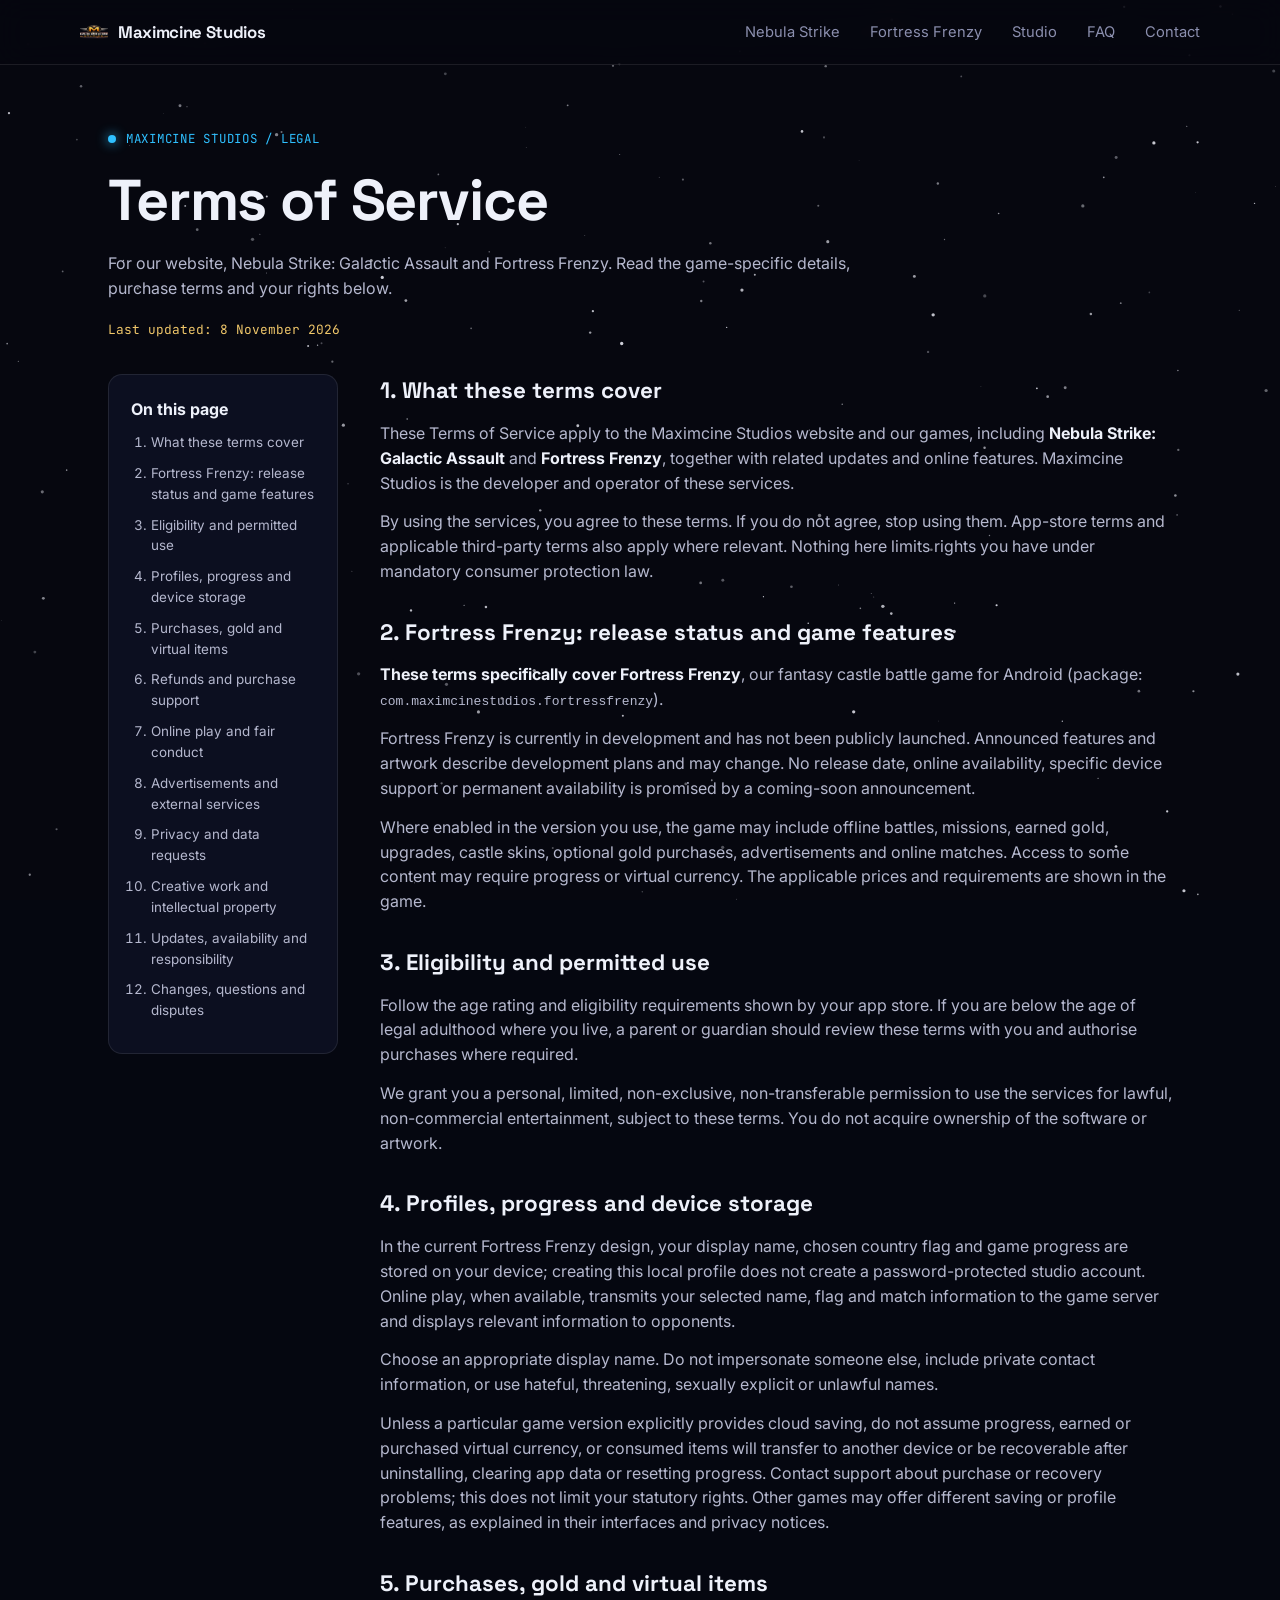
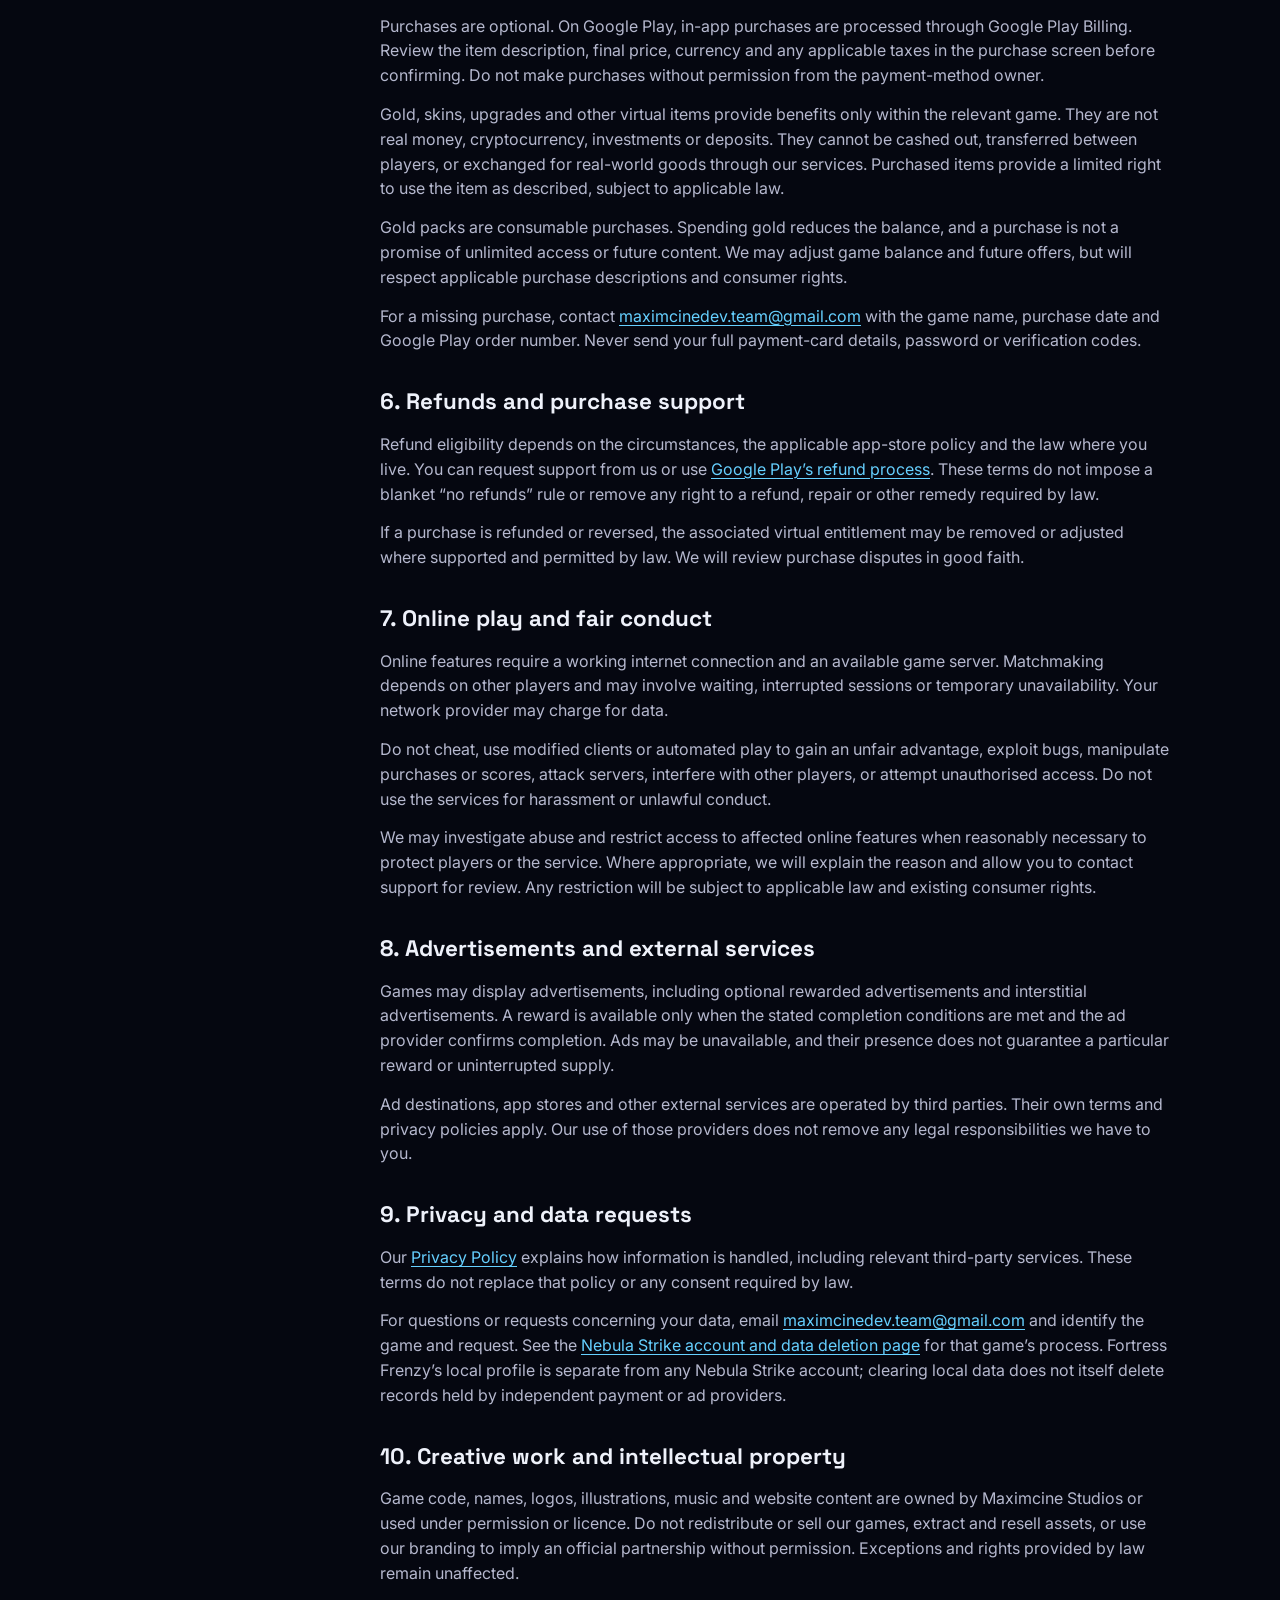
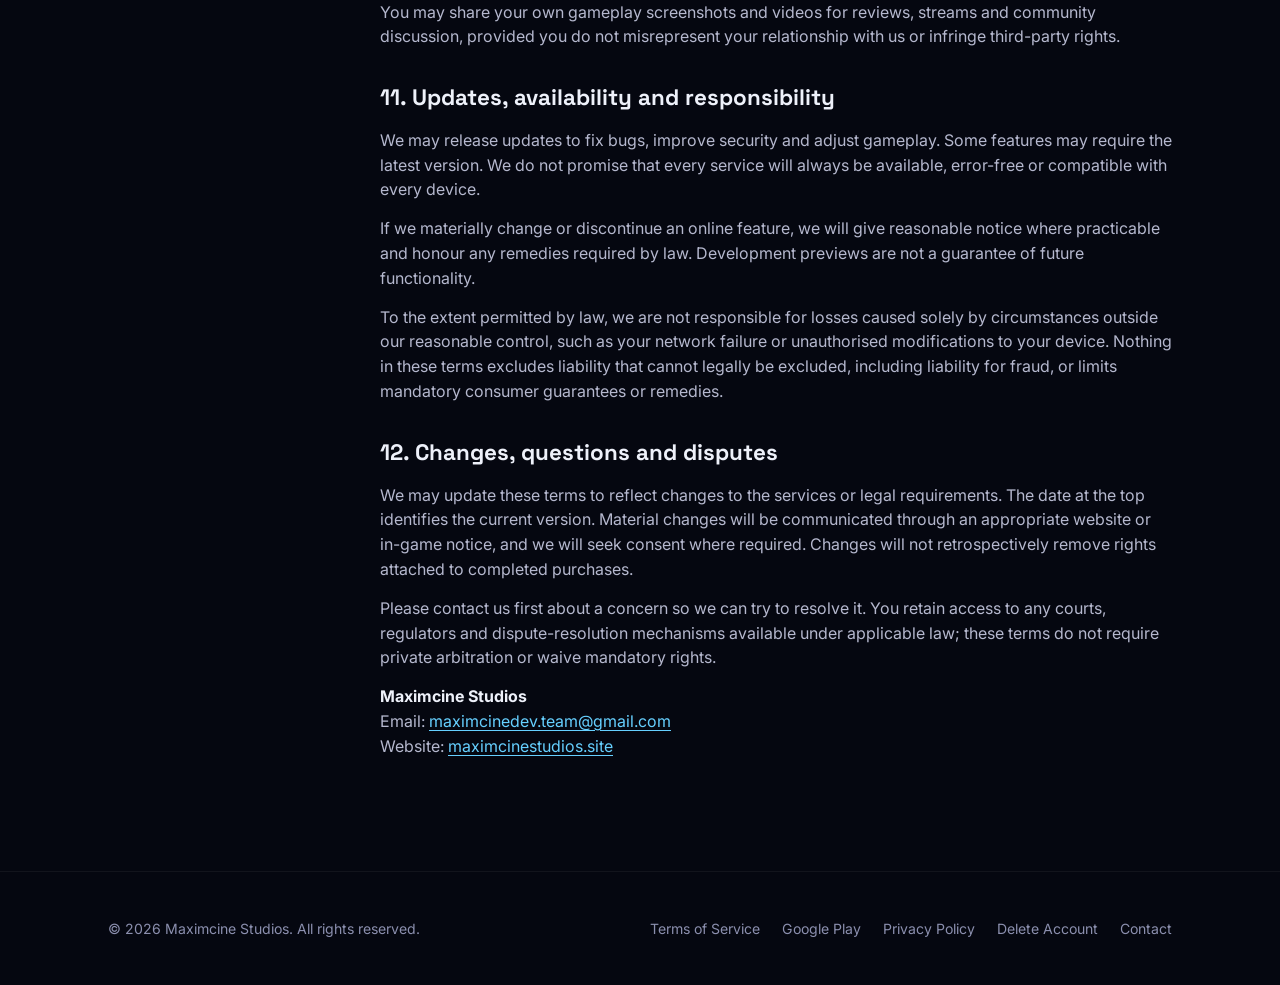
<file: terms-of-service.html>
<!DOCTYPE html>
<html lang="en">
<head>
<meta charset="UTF-8">
<meta name="viewport" content="width=device-width, initial-scale=1.0">
<title>Terms of Service — Fortress Frenzy &amp; Nebula Strike | Maximcine Studios</title>
<meta name="description" content="Terms of Service for Maximcine Studios, Fortress Frenzy and Nebula Strike: purchases, virtual gold, online play, refunds and support.">
<link rel="icon" type="image/png" href="company_logo.png">
<link rel="apple-touch-icon" href="company_logo.png">
<link rel="canonical" href="https://maximcinestudios.site/terms-of-service.html">
<link rel="preconnect" href="https://fonts.googleapis.com">
<link rel="preconnect" href="https://fonts.gstatic.com" crossorigin>
<link href="https://fonts.googleapis.com/css2?family=Space+Grotesk:wght@400;500;600;700&family=Inter:wght@400;500;600&family=JetBrains+Mono:wght@400;500&display=swap" rel="stylesheet">
<style>
  :root{
    --bg: #050710;
    --bg-soft: #090c1a;
    --panel: #0c0f20;
    --panel-2: #10142b;
    --line: rgba(255,255,255,0.09);
    --line-soft: rgba(255,255,255,0.05);
    --text: #eef1fa;
    --text-dim: #8b8fae;
    --accent: #2fc0ff;
    --accent-2: #6f4de0;
    --gold: #f0b429;
    --chrome: #dfe4f0;
    --radius: 16px;
  }
  *{ box-sizing: border-box; margin:0; padding:0; }
  html{ scroll-behavior: smooth; }
  body{
    background: var(--bg);
    color: var(--text);
    font-family: 'Inter', system-ui, sans-serif;
    line-height: 1.55;
    overflow-x: hidden;
  }
  a{ color: inherit; text-decoration: none; }
  img{ max-width: 100%; display:block; }

  .display{
    font-family: 'Space Grotesk', sans-serif;
    font-weight: 700;
    letter-spacing: -0.02em;
  }
  .mono{ font-family: 'JetBrains Mono', monospace; }

  #stars{
    position: fixed;
    inset: 0;
    z-index: 0;
    pointer-events: none;
  }

  body::before{
    content:'';
    position: fixed;
    top: -20%;
    right: -10%;
    width: 900px;
    height: 900px;
    background: radial-gradient(circle at center, rgba(111,77,224,0.24), rgba(47,192,255,0.10) 45%, transparent 70%);
    filter: blur(10px);
    z-index: 0;
    pointer-events: none;
  }

  .wrap{
    max-width: 1120px;
    margin: 0 auto;
    padding: 0 28px;
    position: relative;
    z-index: 1;
  }

  header{
    position: sticky;
    top: 0;
    z-index: 10;
    backdrop-filter: blur(14px);
    background: rgba(6,7,15,0.7);
    border-bottom: 1px solid var(--line);
  }
  .nav{
    display:flex;
    align-items:center;
    justify-content:space-between;
    padding: 18px 0;
  }
  .brand{
    display:flex;
    align-items:center;
    gap:10px;
    font-size: 1.05rem;
  }
  .brand-mark{
    width: 28px; height: 28px;
    border-radius: 8px;
    object-fit: cover;
  }
  nav ul{
    list-style:none;
    display:flex;
    gap: 30px;
    font-size: 0.92rem;
    color: var(--text-dim);
  }
  nav ul a{ transition: color 0.15s ease; }
  nav ul a:hover, nav ul a.active{ color: var(--accent); }

  /* Mobile Menu Toggle */
  .menu-toggle{
    display: none;
    background: none;
    border: none;
    cursor: pointer;
    padding: 8px;
    z-index: 100;
  }
  .menu-toggle span{
    display: block;
    width: 24px;
    height: 2px;
    background: var(--text);
    margin: 5px 0;
    transition: all 0.3s ease;
  }
  .menu-toggle.active span:nth-child(1){
    transform: rotate(45deg) translate(5px, 5px);
  }
  .menu-toggle.active span:nth-child(2){
    opacity: 0;
  }
  .menu-toggle.active span:nth-child(3){
    transform: rotate(-45deg) translate(5px, -5px);
  }

  /* Mobile Menu Overlay */
  .mobile-menu{
    display: none;
    position: fixed;
    top: 0;
    left: 0;
    right: 0;
    bottom: 0;
    background: rgba(5,7,16,0.98);
    backdrop-filter: blur(20px);
    z-index: 99;
    padding: 80px 28px 40px;
    opacity: 0;
    visibility: hidden;
    transition: opacity 0.3s ease, visibility 0.3s ease;
  }
  .mobile-menu.active{
    opacity: 1;
    visibility: visible;
  }
  .mobile-menu ul{
    list-style: none;
  }
  .mobile-menu li{
    margin-bottom: 8px;
  }
  .mobile-menu a{
    display: block;
    padding: 16px 0;
    font-family: 'Space Grotesk', sans-serif;
    font-size: 1.5rem;
    font-weight: 600;
    color: var(--text);
    border-bottom: 1px solid var(--line-soft);
    transition: color 0.2s ease, padding-left 0.2s ease;
  }
  .mobile-menu a:hover{
    color: var(--accent);
    padding-left: 12px;
  }

  .hero{
    padding: 100px 0 100px;
    position: relative;
    border-top: none;
  }
  .hero-grid{
    display:grid;
    grid-template-columns: 1.1fr 0.9fr;
    gap: 48px;
    align-items:center;
  }
  .eyebrow{
    font-family:'JetBrains Mono', monospace;
    font-size: 0.78rem;
    color: var(--accent);
    letter-spacing: 0.06em;
    display:flex;
    align-items:center;
    gap:10px;
    margin-bottom: 22px;
  }
  .eyebrow::before{
    content:'';
    width:8px; height:8px;
    border-radius:50%;
    background: var(--accent);
    box-shadow: 0 0 12px var(--accent);
    animation: pulse 2s ease-in-out infinite;
  }
  @keyframes pulse{
    0%,100%{ opacity:1; }
    50%{ opacity:0.35; }
  }
  h1{
    font-size: clamp(2.3rem, 4.6vw, 3.6rem);
    line-height: 1.05;
  }
  h1 .accent{
    background: linear-gradient(100deg, var(--chrome) 0%, var(--accent) 55%, var(--accent-2) 100%);
    -webkit-background-clip: text;
    background-clip: text;
    color: transparent;
  }
  .hero p{
    margin-top: 22px;
    max-width: 480px;
    color: var(--text-dim);
    font-size: 1.06rem;
  }
  .cta-row{
    display:flex;
    gap: 14px;
    margin-top: 36px;
    flex-wrap: wrap;
  }
  .btn{
    display:inline-flex;
    align-items:center;
    gap:8px;
    padding: 13px 24px;
    border-radius: 999px;
    font-weight: 600;
    font-size: 0.95rem;
    transition: transform 0.15s ease, box-shadow 0.15s ease, border-color 0.15s ease;
  }
  .btn-primary{
    background: linear-gradient(100deg, var(--accent), var(--accent-2));
    color: #fff;
    box-shadow: 0 8px 30px -6px rgba(47,192,255,0.5);
  }
  .btn-primary:hover{ transform: translateY(-2px); box-shadow: 0 12px 34px -6px rgba(47,192,255,0.65); }
  .btn-ghost{
    border: 1px solid var(--line);
    color: var(--text);
  }
  .btn-ghost:hover{ border-color: var(--accent); color: var(--accent); }

  .hud{
    margin-top: 56px;
    border: 1px solid var(--line);
    border-radius: var(--radius);
    background: var(--panel);
    padding: 20px 26px;
    display:grid;
    grid-template-columns: repeat(3, 1fr);
    gap: 24px;
    max-width: 560px;
  }
  .hud-item .mono{
    font-size: 0.7rem;
    color: var(--text-dim);
    letter-spacing: 0.08em;
    text-transform: uppercase;
  }
  .hud-item .val{
    font-family:'Space Grotesk', sans-serif;
    font-size: 1.4rem;
    font-weight: 600;
    color: var(--gold);
    margin-top: 4px;
  }

  .hero-art{
    position: relative;
    border-radius: 20px;
    overflow: hidden;
    box-shadow: 0 0 0 1px var(--line), 0 30px 70px -20px rgba(47,192,255,0.35);
  }
  .hero-art img{
    width: 100%;
    height: auto;
    display: block;
    -webkit-mask-image: linear-gradient(to bottom, black 82%, transparent 100%);
    mask-image: linear-gradient(to bottom, black 82%, transparent 100%);
  }

  footer{
    border-top: 1px solid var(--line-soft);
    padding: 46px 0;
  }
  .foot-row{
    display:flex;
    justify-content:space-between;
    align-items:center;
    flex-wrap: wrap;
    gap: 16px;
    color: var(--text-dim);
    font-size: 0.88rem;
  }
  .foot-links{ display:flex; gap: 22px; list-style:none; }
  .foot-links a{ transition: color 0.15s ease; }
  .foot-links a:hover{ color: var(--accent); }

  @media (max-width: 860px){
    .hero-grid{ grid-template-columns: 1fr; }
    .hero-art{ order: -1; max-width: 360px; margin: 0 auto; }
    .hud{ grid-template-columns: 1fr; }
    nav ul{ display:none; }
    .menu-toggle{ display: block; }
    .mobile-menu{ display: block; }
  }

  @media (prefers-reduced-motion: reduce){
    .eyebrow::before{ animation: none; }
    * { scroll-behavior: auto !important; }
  }
</style>


<link rel="stylesheet" href="studio-updates.css">
</head>
<body>
<a class="skip-link" href="#main-content">Skip to content</a>

<canvas id="stars"></canvas>

<header>
  <div class="wrap nav">
    <a href="index.html" class="brand">
      <img src="company_logo.png" alt="Maximcine Studios" class="brand-mark">
      <span class="display">Maximcine Studios</span>
    </a>
    <nav>
      <ul>
        <li><a href="nebula-strike.html">Nebula Strike</a></li>
        <li><a href="fortress-frenzy.html">Fortress Frenzy</a></li>
        <li><a href="studio.html">Studio</a></li>
        <li><a href="faq.html">FAQ</a></li>
        <li><a href="contact.html">Contact</a></li>
      </ul>
    </nav>
    <button class="menu-toggle" aria-label="Toggle menu" aria-expanded="false">
      <span></span>
      <span></span>
      <span></span>
    </button>
  </div>
</header>

<!-- Mobile Menu -->
<div class="mobile-menu" id="mobileMenu">
  <ul>
    <li><a href="index.html">Home</a></li>
    <li><a href="nebula-strike.html">Nebula Strike</a></li>
        <li><a href="fortress-frenzy.html">Fortress Frenzy</a></li>
    <li><a href="studio.html">Studio</a></li>
    <li><a href="faq.html">FAQ</a></li>
    <li><a href="contact.html">Contact</a></li>
  </ul>
</div>

<main id="main-content"><div class="wrap"><header class="legal-heading" style="position:static;background:none;backdrop-filter:none;border:0"><div class="eyebrow">MAXIMCINE STUDIOS / LEGAL</div><h1 class="display">Terms of Service</h1><p>For our website, Nebula Strike: Galactic Assault and Fortress Frenzy. Read the game-specific details, purchase terms and your rights below.</p><p class="legal-date">Last updated: 8 November 2026</p></header><div class="legal-layout"><aside class="legal-toc" aria-label="On this page"><strong>On this page</strong><ol><li><a href="#scope">What these terms cover</a></li><li><a href="#fortress-frenzy">Fortress Frenzy: release status and game features</a></li><li><a href="#eligibility">Eligibility and permitted use</a></li><li><a href="#profiles">Profiles, progress and device storage</a></li><li><a href="#purchases">Purchases, gold and virtual items</a></li><li><a href="#refunds">Refunds and purchase support</a></li><li><a href="#online">Online play and fair conduct</a></li><li><a href="#ads">Advertisements and external services</a></li><li><a href="#privacy">Privacy and data requests</a></li><li><a href="#ownership">Creative work and intellectual property</a></li><li><a href="#availability">Updates, availability and responsibility</a></li><li><a href="#changes">Changes, questions and disputes</a></li></ol></aside><article class="legal-copy" aria-label="Terms of Service"><section id="scope"><h2>1. What these terms cover</h2><p>These Terms of Service apply to the Maximcine Studios website and our games, including <strong>Nebula Strike: Galactic Assault</strong> and <strong>Fortress Frenzy</strong>, together with related updates and online features. Maximcine Studios is the developer and operator of these services.</p><p>By using the services, you agree to these terms. If you do not agree, stop using them. App-store terms and applicable third-party terms also apply where relevant. Nothing here limits rights you have under mandatory consumer protection law.</p></section><section id="fortress-frenzy"><h2>2. Fortress Frenzy: release status and game features</h2><p><strong>These terms specifically cover Fortress Frenzy</strong>, our fantasy castle battle game for Android (package: <code>com.maximcinestudios.fortressfrenzy</code>).</p><p>Fortress Frenzy is currently in development and has not been publicly launched. Announced features and artwork describe development plans and may change. No release date, online availability, specific device support or permanent availability is promised by a coming-soon announcement.</p><p>Where enabled in the version you use, the game may include offline battles, missions, earned gold, upgrades, castle skins, optional gold purchases, advertisements and online matches. Access to some content may require progress or virtual currency. The applicable prices and requirements are shown in the game.</p></section><section id="eligibility"><h2>3. Eligibility and permitted use</h2><p>Follow the age rating and eligibility requirements shown by your app store. If you are below the age of legal adulthood where you live, a parent or guardian should review these terms with you and authorise purchases where required.</p><p>We grant you a personal, limited, non-exclusive, non-transferable permission to use the services for lawful, non-commercial entertainment, subject to these terms. You do not acquire ownership of the software or artwork.</p></section><section id="profiles"><h2>4. Profiles, progress and device storage</h2><p>In the current Fortress Frenzy design, your display name, chosen country flag and game progress are stored on your device; creating this local profile does not create a password-protected studio account. Online play, when available, transmits your selected name, flag and match information to the game server and displays relevant information to opponents.</p><p>Choose an appropriate display name. Do not impersonate someone else, include private contact information, or use hateful, threatening, sexually explicit or unlawful names.</p><p>Unless a particular game version explicitly provides cloud saving, do not assume progress, earned or purchased virtual currency, or consumed items will transfer to another device or be recoverable after uninstalling, clearing app data or resetting progress. Contact support about purchase or recovery problems; this does not limit your statutory rights. Other games may offer different saving or profile features, as explained in their interfaces and privacy notices.</p></section><section id="purchases"><h2>5. Purchases, gold and virtual items</h2><p>Purchases are optional. On Google Play, in-app purchases are processed through Google Play Billing. Review the item description, final price, currency and any applicable taxes in the purchase screen before confirming. Do not make purchases without permission from the payment-method owner.</p><p>Gold, skins, upgrades and other virtual items provide benefits only within the relevant game. They are not real money, cryptocurrency, investments or deposits. They cannot be cashed out, transferred between players, or exchanged for real-world goods through our services. Purchased items provide a limited right to use the item as described, subject to applicable law.</p><p>Gold packs are consumable purchases. Spending gold reduces the balance, and a purchase is not a promise of unlimited access or future content. We may adjust game balance and future offers, but will respect applicable purchase descriptions and consumer rights.</p><p>For a missing purchase, contact <a href="mailto:maximcinedev.team@gmail.com">maximcinedev.team@gmail.com</a> with the game name, purchase date and Google Play order number. Never send your full payment-card details, password or verification codes.</p></section><section id="refunds"><h2>6. Refunds and purchase support</h2><p>Refund eligibility depends on the circumstances, the applicable app-store policy and the law where you live. You can request support from us or use <a href="https://support.google.com/googleplay/answer/2479637" target="_blank" rel="noopener noreferrer">Google Play’s refund process</a>. These terms do not impose a blanket “no refunds” rule or remove any right to a refund, repair or other remedy required by law.</p><p>If a purchase is refunded or reversed, the associated virtual entitlement may be removed or adjusted where supported and permitted by law. We will review purchase disputes in good faith.</p></section><section id="online"><h2>7. Online play and fair conduct</h2><p>Online features require a working internet connection and an available game server. Matchmaking depends on other players and may involve waiting, interrupted sessions or temporary unavailability. Your network provider may charge for data.</p><p>Do not cheat, use modified clients or automated play to gain an unfair advantage, exploit bugs, manipulate purchases or scores, attack servers, interfere with other players, or attempt unauthorised access. Do not use the services for harassment or unlawful conduct.</p><p>We may investigate abuse and restrict access to affected online features when reasonably necessary to protect players or the service. Where appropriate, we will explain the reason and allow you to contact support for review. Any restriction will be subject to applicable law and existing consumer rights.</p></section><section id="ads"><h2>8. Advertisements and external services</h2><p>Games may display advertisements, including optional rewarded advertisements and interstitial advertisements. A reward is available only when the stated completion conditions are met and the ad provider confirms completion. Ads may be unavailable, and their presence does not guarantee a particular reward or uninterrupted supply.</p><p>Ad destinations, app stores and other external services are operated by third parties. Their own terms and privacy policies apply. Our use of those providers does not remove any legal responsibilities we have to you.</p></section><section id="privacy"><h2>9. Privacy and data requests</h2><p>Our <a href="https://maximcinedev.github.io/Maximcine-Studios-Privacy-Policy/" target="_blank" rel="noopener noreferrer">Privacy Policy</a> explains how information is handled, including relevant third-party services. These terms do not replace that policy or any consent required by law.</p><p>For questions or requests concerning your data, email <a href="mailto:maximcinedev.team@gmail.com">maximcinedev.team@gmail.com</a> and identify the game and request. See the <a href="game-delete-account.html">Nebula Strike account and data deletion page</a> for that game’s process. Fortress Frenzy’s local profile is separate from any Nebula Strike account; clearing local data does not itself delete records held by independent payment or ad providers.</p></section><section id="ownership"><h2>10. Creative work and intellectual property</h2><p>Game code, names, logos, illustrations, music and website content are owned by Maximcine Studios or used under permission or licence. Do not redistribute or sell our games, extract and resell assets, or use our branding to imply an official partnership without permission. Exceptions and rights provided by law remain unaffected.</p><p>You may share your own gameplay screenshots and videos for reviews, streams and community discussion, provided you do not misrepresent your relationship with us or infringe third-party rights.</p></section><section id="availability"><h2>11. Updates, availability and responsibility</h2><p>We may release updates to fix bugs, improve security and adjust gameplay. Some features may require the latest version. We do not promise that every service will always be available, error-free or compatible with every device.</p><p>If we materially change or discontinue an online feature, we will give reasonable notice where practicable and honour any remedies required by law. Development previews are not a guarantee of future functionality.</p><p>To the extent permitted by law, we are not responsible for losses caused solely by circumstances outside our reasonable control, such as your network failure or unauthorised modifications to your device. Nothing in these terms excludes liability that cannot legally be excluded, including liability for fraud, or limits mandatory consumer guarantees or remedies.</p></section><section id="changes"><h2>12. Changes, questions and disputes</h2><p>We may update these terms to reflect changes to the services or legal requirements. The date at the top identifies the current version. Material changes will be communicated through an appropriate website or in-game notice, and we will seek consent where required. Changes will not retrospectively remove rights attached to completed purchases.</p><p>Please contact us first about a concern so we can try to resolve it. You retain access to any courts, regulators and dispute-resolution mechanisms available under applicable law; these terms do not require private arbitration or waive mandatory rights.</p><p><strong>Maximcine Studios</strong><br>Email: <a href="mailto:maximcinedev.team@gmail.com">maximcinedev.team@gmail.com</a><br>Website: <a href="https://maximcinestudios.site/">maximcinestudios.site</a></p></section></article></div></div></main>

<footer>
  <div class="wrap foot-row">
    <span>© <span id="year"></span> Maximcine Studios. All rights reserved.</span>
    <ul class="foot-links">
      <li><a href="terms-of-service.html">Terms of Service</a></li>
      <li><a href="https://play.google.com/store/apps/details?id=com.nebulastrike.game" target="_blank">Google Play</a></li>
      <li><a href="https://maximcinedev.github.io/Maximcine-Studios-Privacy-Policy/" target="_blank" rel="noopener noreferrer">Privacy Policy</a></li>
      <li><a href="game-delete-account.html">Delete Account</a></li>
      <li><a href="contact.html">Contact</a></li>
    </ul>
  </div>
</footer>

<script>
  document.getElementById('year').textContent = new Date().getFullYear();

  // Mobile Menu Toggle
  const menuToggle = document.querySelector('.menu-toggle');
  const mobileMenu = document.getElementById('mobileMenu');

  menuToggle.addEventListener('click', () => {
    menuToggle.classList.toggle('active');
    mobileMenu.classList.toggle('active');
    const isExpanded = menuToggle.getAttribute('aria-expanded') === 'true';
    menuToggle.setAttribute('aria-expanded', !isExpanded);
    document.body.style.overflow = mobileMenu.classList.contains('active') ? 'hidden' : '';
  });

  // Close menu when clicking a link
  mobileMenu.querySelectorAll('a').forEach(link => {
    link.addEventListener('click', () => {
      menuToggle.classList.remove('active');
      mobileMenu.classList.remove('active');
      menuToggle.setAttribute('aria-expanded', 'false');
      document.body.style.overflow = '';
    });
  });

  // Starfield animation
  const canvas = document.getElementById('stars');
  const ctx = canvas.getContext('2d');
  const reduceMotion = window.matchMedia('(prefers-reduced-motion: reduce)').matches;

  let w, h, stars = [];
  function resize(){
    w = canvas.width = window.innerWidth;
    h = canvas.height = window.innerHeight;
    stars = Array.from({length: Math.floor((w*h)/6000)}, () => ({
      x: Math.random()*w,
      y: Math.random()*h,
      r: Math.random()*1.4 + 0.3,
      speed: Math.random()*0.18 + 0.03,
      alpha: Math.random()*0.6 + 0.25
    }));
  }
  window.addEventListener('resize', resize);
  resize();

  function draw(){
    ctx.clearRect(0,0,w,h);
    ctx.fillStyle = '#06070f';
    ctx.fillRect(0,0,w,h);
    for(const s of stars){
      ctx.beginPath();
      ctx.arc(s.x, s.y, s.r, 0, Math.PI*2);
      ctx.fillStyle = `rgba(241,242,251,${s.alpha})`;
      ctx.fill();
      if(!reduceMotion){
        s.y += s.speed;
        if(s.y > h) s.y = 0;
      }
    }
    requestAnimationFrame(draw);
  }
  draw();
</script>

</body>
</html>
</file>
<file: studio-updates.css>
/* Studio game announcements and legal pages */
:focus-visible { outline: 3px solid #f0b429; outline-offset: 5px; }
.skip-link { position: fixed; top: -100px; left: 16px; z-index: 200; background: #fff; color: #050710; padding: 12px 18px; }
.skip-link:focus { top: 12px; }
.foot-links { flex-wrap: wrap; }
.foot-row > * { min-width: 0; }
.foot-links a { overflow-wrap: anywhere; }
.launch { padding: 64px 0 72px; }
.launch-grid { display: grid; grid-template-columns: 1fr 1.1fr; gap: 44px; align-items: center; }
.launch .eyebrow { color: #f0c76a; margin-bottom: 18px; }
.launch .eyebrow::before { background: #f0c76a; box-shadow: 0 0 12px #f0b429; }
.launch h1, .launch h2 { font-size: clamp(2.35rem, 5vw, 4.3rem); line-height: 1.07; }
.launch .gold { color: #f0c76a; }
.launch p { color: #b5b8ce; margin: 22px 0 0; max-width: 540px; }
.launch-art { margin: 0; border: 1px solid #8e682b; border-radius: 20px; overflow: hidden; box-shadow: 0 22px 70px #0008; background: #10142b; }
.launch-art img { width: 100%; height: auto; aspect-ratio: 3 / 2; object-fit: cover; }
.launch-art figcaption { padding: 12px 18px; font-size: .78rem; color: #b5b8ce; border-top: 1px solid var(--line); }
.launch-tags { display: flex; gap: 8px; flex-wrap: wrap; margin-top: 22px; }
.launch-tags span { font-size: .74rem; padding: 6px 12px; border: 1px solid #f0b42944; border-radius: 100px; color: #e7ce9b; background: #f0b4290a; }
.btn-gold { background: #f0c76a; color: #17101f; }
.btn-gold:hover { background: #ffda8a; transform: translateY(-2px); }
.release-note { font-size: .85rem; }
.existing-game { border-top: 1px solid var(--line); padding-top: 76px; }
.existing-game h2 { font-size: clamp(2.1rem, 4vw, 3.2rem); line-height: 1.1; }
.existing-game h2 .accent { color: var(--accent); }
.feature-section { padding: 10px 0 70px; }
.feature-cards { display: grid; grid-template-columns: repeat(3,1fr); gap: 20px; }
.feature-card { border: 1px solid var(--line); background: var(--panel); border-radius: 16px; padding: 26px; }
.feature-card .mono { color: #f0c76a; font-size: .76rem; }
.feature-card h2 { font-size: 1.18rem; margin: 16px 0 10px; }
.feature-card p { font-size: .94rem; color: #b5b8ce; }
.release-panel { margin-bottom: 70px; padding: 30px; border: 1px solid #f0b42944; background: #f0b42908; border-radius: 16px; }
.release-panel h2 { font-size: 1.5rem; margin-bottom: 12px; }
.release-panel p { color: #b5b8ce; }
.legal-heading { padding: 64px 0 34px; }
.legal-heading h1 { max-width: 800px; }
.legal-heading p { margin-top: 20px; color: #b5b8ce; max-width: 780px; }
.legal-date { font-family: 'JetBrains Mono', monospace; font-size: .8rem; color: #f0c76a !important; }
.legal-layout { display: grid; grid-template-columns: 230px minmax(0,1fr); gap: 42px; padding-bottom: 80px; align-items: start; }
.legal-toc { position: sticky; top: 100px; border: 1px solid var(--line); background: var(--panel); padding: 22px; border-radius: 14px; }
.legal-toc ol { padding-left: 20px; }
.legal-toc li { margin: 10px 0; font-size: .84rem; color: #b5b8ce; }
.legal-toc a:hover { color: var(--accent); }
.legal-copy section { margin-bottom: 32px; scroll-margin-top: 110px; }
.legal-copy h2 { font-family: 'Space Grotesk', sans-serif; font-size: 1.4rem; margin-bottom: 12px; }
.legal-copy p, .legal-copy li { color: #b5b8ce; margin-bottom: 14px; }
.legal-copy ul { padding-left: 22px; }
.legal-copy a { color: #66d0ff; text-decoration: underline; text-underline-offset: 3px; overflow-wrap: anywhere; }
.legal-copy strong { color: #eef1fa; }
@media(max-width:860px) {
 .launch-grid { grid-template-columns: 1fr; gap: 30px; }
 .launch { padding: 42px 0 50px; }
 .launch-art { max-width: 680px; }
 .feature-cards { grid-template-columns: 1fr; }
 .legal-layout { grid-template-columns: 1fr; gap: 28px; }
 .legal-toc { position: static; }
 .nav { gap: 10px; }
 .brand { font-size: .95rem; }
 .foot-links { gap: 14px 20px; }
 .cta-row { margin-top: 26px; }
 .wrap { padding-left: 20px; padding-right: 20px; }
}
@media(prefers-reduced-motion:reduce) { *, *::before, *::after { animation: none !important; transition: none !important; } }

.compact-nav { display:none; position:relative; }
.compact-nav summary { cursor:pointer; padding:8px; }
.compact-nav > div { position:absolute; right:0; min-width:220px; background:#0c0f20; border:1px solid #ffffff26; border-radius:12px; padding:10px; z-index:30; }
.compact-nav a { display:block; padding:10px; }
@media(max-width:860px){ .compact-nav{display:block;} }

.legal-copy code { overflow-wrap: anywhere; }
</file>
